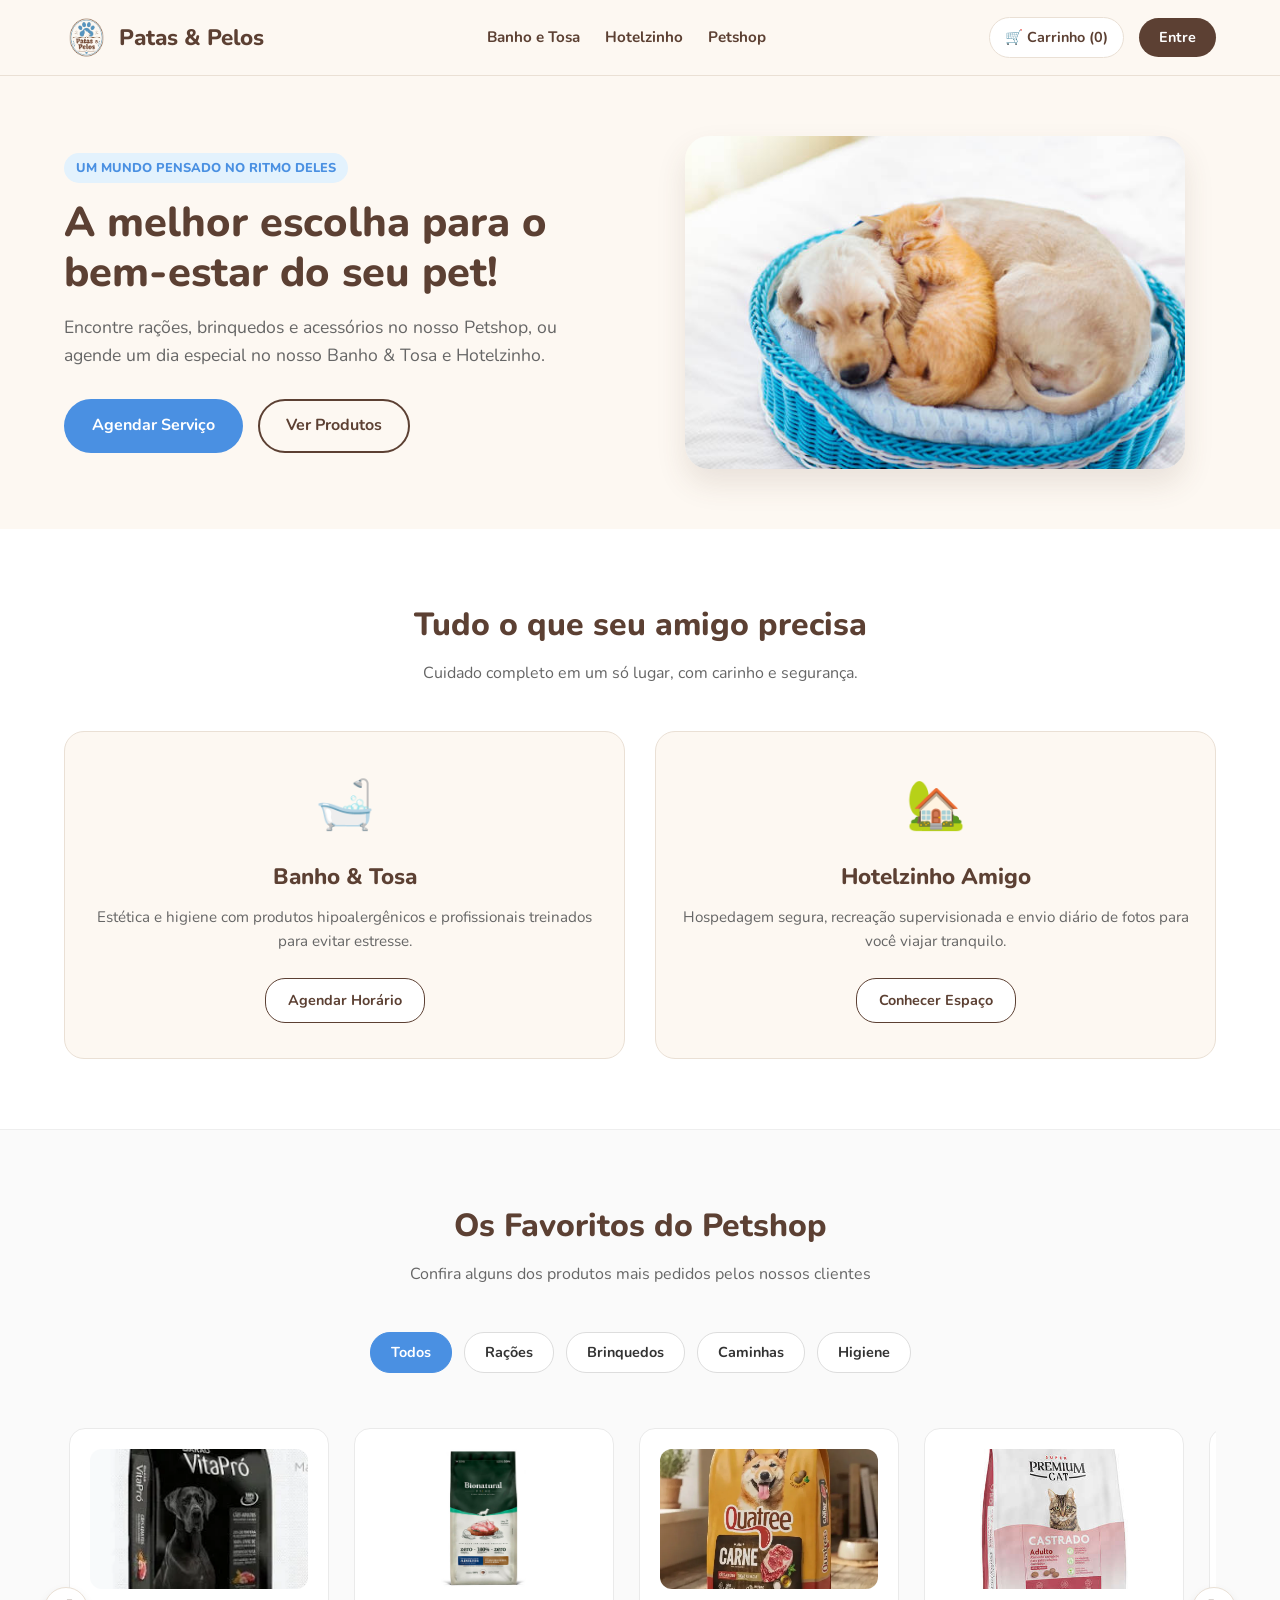
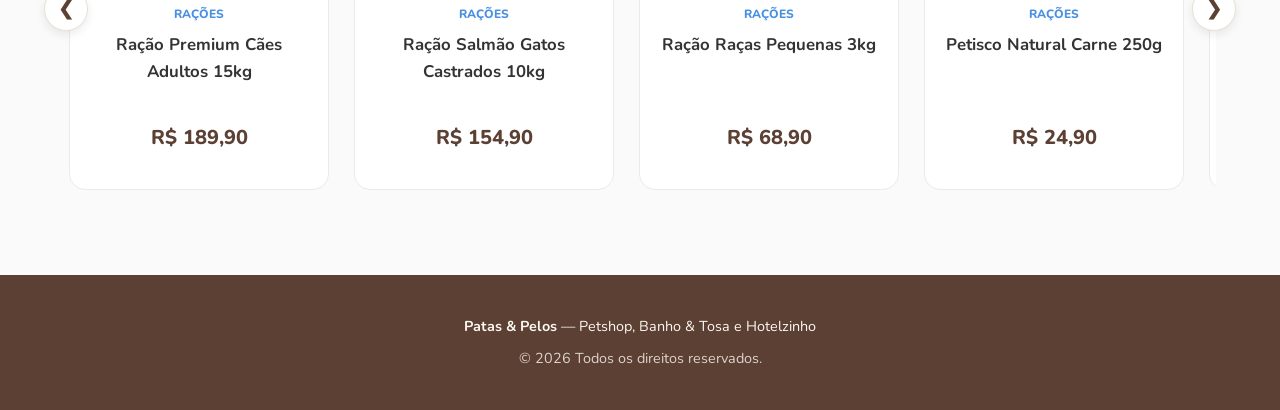
<file: index.html>
<!DOCTYPE html>
<html lang="pt-BR">
<head>
    <meta charset="UTF-8">
    <meta name="viewport" content="width=device-width, initial-scale=1.0">
    <title>Patas & Pelos - Petshop, Banho & Tosa e Hotelzinho</title>
    <!-- Importando fontes modernas do Google Fonts -->
    <link href="https://fonts.googleapis.com/css2?family=Nunito:wght@400;600;700;800&display=swap" rel="stylesheet">
    <!-- Conectando ao arquivo CSS externo -->
    <link rel="stylesheet" href="style.css">
</head>
<body>

    <!-- MENU SUPERIOR -->
    <header>
        <a href="index.html" class="logo">
            <div class="popplio">
                <img src="img/Logo_Patas___Pelos-removebg-preview.png" alt="Logo Patas e Pelos" style="height: 45px; width: auto;">
            </div>
            Patas & Pelos
        </a>

        <nav>
            <ul>
                <li><a href="banho.html">Banho e Tosa</a></li>
                <li><a href="hotelzinho.html">Hotelzinho</a></li>
                <li><a href="petshop.html">Petshop</a></li>
            </ul>
        </nav>

        <div class="header-actions">
            <a href="#carrinho" class="cart-btn">🛒 Carrinho (0)</a>
            <a href="entrar.html" class="btn-login">Entre</a>
        </div>
    </header>

    <!-- BANNER PRINCIPAL DIVIDIDO -->
    <section class="hero">
        <div class="hero-text">
            <span class="hero-tag">Um mundo pensado no ritmo deles</span>
            <h1>A melhor escolha para o bem-estar do seu pet!</h1>
            <p>Encontre rações, brinquedos e acessórios no nosso Petshop, ou agende um dia especial no nosso Banho & Tosa e Hotelzinho.</p>
            <div class="hero-buttons">
                <a href="#servicos" class="btn-primary">Agendar Serviço</a>
                <a href="#petshop" class="btn-secondary">Ver Produtos</a>
            </div>
        </div>
        <div class="hero-image">
            <img src="img/istockphoto-1171731668-612x612.jpg" alt="Cachorro e gato juntos">
        </div>
    </section>

    <!-- DESTAQUE DE SERVIÇOS -->
    <section id="servicos" class="pillars">
        <h2 class="section-title">Tudo o que seu amigo precisa</h2>
        <p class="section-subtitle">Cuidado completo em um só lugar, com carinho e segurança.</p>

        <div class="pillars-grid">
            <!-- Card 1 -->
            <div class="pillar-card">
                <div class="pillar-icon">🛁</div>
                <h3>Banho & Tosa</h3>
                <p>Estética e higiene com produtos hipoalergênicos e profissionais treinados para evitar estresse.</p>
                <a href="banho.html" class="btn-card">Agendar Horário</a>
            </div>

            <!-- Card 2 -->
            <div class="pillar-card">
                <div class="pillar-icon">🏡</div>
                <h3>Hotelzinho Amigo</h3>
                <p>Hospedagem segura, recreação supervisionada e envio diário de fotos para você viajar tranquilo.</p>
                <a href="hotelzinho.html" class="btn-card">Conhecer Espaço</a>
            </div>
        </div>
    </section>

    <!-- VITRINE DO PETSHOP -->
    <section id="petshop" class="shop-section">
        <div class="shop-header">
            <h2 class="section-title">Os Favoritos do Petshop</h2>
            <p class="section-subtitle">Confira alguns dos produtos mais pedidos pelos nossos clientes</p>
        </div>

        <!-- Filtro de Categorias -->
        <div class="categories-bar">
            <span class="cat-pill filter-btn active" data-filter="todos" aria-pressed="true">Todos</span>
            <span class="cat-pill filter-btn" data-filter="racoes" aria-pressed="false">Rações</span>
            <span class="cat-pill filter-btn" data-filter="brinquedos" aria-pressed="false">Brinquedos</span>
            <span class="cat-pill filter-btn" data-filter="caminhas" aria-pressed="false">Caminhas</span>
            <span class="cat-pill filter-btn" data-filter="higiene" aria-pressed="false">Higiene</span>
        </div>
       

        <!-- Aviso de Nenhum Produto Encontrado -->
        <div id="menuVazio" hidden style="text-align: center; padding: 30px; color: #666;">
            Nenhum produto encontrado nesta categoria.
        </div>

        <!-- Container do Carrossel -->
        <div class="carousel-wrapper">
            <button class="carousel-btn prev-btn" id="btnPrev" aria-label="Produtos anteriores">&#10094;</button>

            <!-- Grade de Produtos em Linha (4 por categoria) -->
            <div class="products-carousel" id="productsCarousel">
                
                <!-- RAÇÕES (4) -->
                 <!--produto 1-->
                <div class="product-card menu-item" data-cat="racoes">
                    <div>
                        <div class="product-img">
                            <img src="img/shopping.webp"Ração Premium Cães Adultos 15kg>
                        </div>
                        <span class="product-cat">Rações</span>
                        <h4>Ração Premium Cães Adultos 15kg</h4>
                    </div>
                    <div>
                        <div class="product-price">R$ 189,90</div>
                       
                    </div>
                </div>
                <!--produto 2-->
                <div class="product-card menu-item" data-cat="racoes">
                    <div>
                        <div class="product-img">
                            <img src="img/10001305000322_1731597454809.jpg"Ração Premium Cães Adultos 15kg>
                        </div>
                        <span class="product-cat">Rações</span>
                        <h4>Ração Salmão Gatos Castrados 10kg</h4>
                    </div>
                    <div>
                        <div class="product-price">R$ 154,90</div>
                        
                    </div>
                </div>
                <!--produto 3-->
                <div class="product-card menu-item" data-cat="racoes">
                    <div>
                        <div class="product-img">
                            <img src="img/D_Q_NP_819034-MLA117486278593_092026-F.webp"Ração Premium Cães Adultos 15kg>
                        </div>
                        <span class="product-cat">Rações</span>
                        <h4>Ração Raças Pequenas 3kg</h4>
                    </div>
                    <div>
                        <div class="product-price">R$ 68,90</div>
                        
                    </div>
                </div>
                <!--produto 4-->
                <div class="product-card menu-item" data-cat="racoes">
                    <div>
                        <div class="product-img">
                            <img src="img/3109559.jpg"Ração Premium Cães Adultos 15kg>
                        </div>
                        <span class="product-cat">Rações</span>
                        <h4>Petisco Natural Carne 250g</h4>
                    </div>
                    <div>
                        <div class="product-price">R$ 24,90</div>
                        
                    </div>
                </div>

                <!-- BRINQUEDOS (4) -->
                 <!--produto 1-->
                <div class="product-card menu-item" data-cat="brinquedos">
                    <div>
                        <div class="product-img">
                            <img src="img/1626455878614_mini-removebg-preview.png"Ração Premium Cães Adultos 15kg>
                        </div>
                        <span class="product-cat">Brinquedos</span>
                        <h4>Mordedor Interativo Resistente</h4>
                    </div>
                    <div>
                        <div class="product-price">R$ 34,90</div>
                        
                    </div>
                </div>
                <!--produto 2-->
                <div class="product-card menu-item" data-cat="brinquedos">
                    <div>
                        <div class="product-img">
                            <img src="img/20037080000928_1757014819978-removebg-preview.png"Ração Premium Cães Adultos 15kg>
                        </div>
                        <span class="product-cat">Brinquedos</span>
                        <h4>Brinquedo Caça Petisco Interativo</h4>
                    </div>
                    <div>
                        <div class="product-price">R$ 49,90</div>
                       
                    </div>
                </div>
                <!--produto 3-->
                <div class="product-card menu-item" data-cat="brinquedos">
                    <div>
                        <div class="product-img">
                            <img src="img/1619803113763-removebg-preview.png"Ração Premium Cães Adultos 15kg>
                        </div>
                        <span class="product-cat">Brinquedos</span>
                        <h4>Kit 3 Bolinhas de Tênis para Cães</h4>
                    </div>
                    <div>
                        <div class="product-price">R$ 19,90</div>
                        
                    </div>
                </div>
                <!--produto 4-->
                <div class="product-card menu-item" data-cat="brinquedos">
                    <div>
                        <div class="product-img">
                            <img src="img/20037080000932_1750100533442-removebg-preview.png"Ração Premium Cães Adultos 15kg>
                        </div>
                        <span class="product-cat">Brinquedos</span>
                        <h4>Brinquedo Pelúcia Ratinho com Catnip</h4>
                    </div>
                    <div>
                        <div class="product-price">R$ 15,90</div>
                    
                    </div>
                </div>

                <!-- CAMINHAS (4) -->
                 <!--produto 1-->
                <div class="product-card menu-item" data-cat="caminhas">
                    <div>
                        <div class="product-img">
                            <img src="img/51dUa-JCmEL._AC_SX679_-removebg-preview.png"Ração Premium Cães Adultos 15kg>
                        </div>
                        <span class="product-cat">Caminhas</span>
                        <h4>Caminha Nuvem Macia Lavável</h4>
                    </div>
                    <div>
                        <div class="product-price">R$ 119,00</div>
                     
                    </div>
                </div>
                <!--produto 2-->
                <div class="product-card menu-item" data-cat="caminhas">
                    <div>
                        <div class="product-img">
                            <img src="img/1635945592320-removebg-preview.png"Ração Premium Cães Adultos 15kg>
                        </div>
                        <span class="product-cat">Caminhas</span>
                        <h4>Colchão Ortopédico Tamanho G</h4>
                    </div>
                    <div>
                        <div class="product-price">R$ 189,00</div>
                   
                    </div>
                </div>
                <!--produto 3-->
                <div class="product-card menu-item" data-cat="caminhas">
                    <div>
                        <div class="product-img">
                            <img src="img/1638978363458-removebg-preview.png"Ração Premium Cães Adultos 15kg>
                        </div>
                        <span class="product-cat">Caminhas</span>
                        <h4>Toca Iglu Confort para Gatos</h4>
                    </div>
                    <div>
                        <div class="product-price">R$ 139,90</div>
                        
                    </div>
                </div>
                <!--produto 4-->
                <div class="product-card menu-item" data-cat="caminhas">
                    <div>
                        <div class="product-img">
                            <img src="img/1721678387792-removebg-preview.png"Ração Premium Cães Adultos 15kg>
                        </div>
                        <span class="product-cat">Caminhas</span>
                        <h4>Cama Spike Velvet Redonda Terra para Cães e Gatos</h4>
                    </div>
                    <div>
                        <div class="product-price">R$ 95,00</div>
                        
                    </div>
                </div>

                <!-- HIGIENE (4) -->
                 <!--produto 1-->
                <div class="product-card menu-item" data-cat="higiene">
                    <div>
                        <div class="product-img">
                            <img src="img/1721941284000-removebg-preview.png"Ração Premium Cães Adultos 15kg">
                        </div>
                        <span class="product-cat">Higiene</span>
                        <h4>Shampoo Neutro Hipoalergênico 500ml</h4>
                    </div>
                    <div>
                        <div class="product-price">R$ 29,90</div>
                        
                    </div>
                </div>
                <!--produto 2-->
                <div class="product-card menu-item" data-cat="higiene">
                    <div>
                        <div class="product-img">
                            <img src="img/1720725415371-removebg-preview.png" alt="Ração Premium Cães Adultos 15kg">
                        </div>
                        <span class="product-cat">Higiene</span>
                        <h4>Tapete Higiênico Super Absorvente 30un</h4>
                    </div>
                    <div>
                        <div class="product-price">R$ 54,90</div>
                       
                    </div>
                </div>
                <!--produto 3-->
                <div class="product-card menu-item" data-cat="higiene">
                    <div>
                        <div class="product-img">
                            <img src="img/1725999451511-removebg-preview.png" alt="Ração Premium Cães Adultos 15kg">
                        </div>
                        <span class="product-cat">Higiene</span>
                        <h4>Escova Remove Pelos Mortos</h4>
                    </div>
                    <div>
                        <div class="product-price">R$ 39,90</div>
                        
                    </div>
                </div>
                <!--produto 4-->
                <div class="product-card menu-item" data-cat="higiene">
                    <div>
                        <div class="product-img">
                            <img src="img/1589291282818-removebg-preview.png" alt="Ração Premium Cães Adultos 15kg">
                        </div>
                        <span class="product-cat">Higiene</span>
                        <h4>Kit Dental Pet (Pasta + Escova)</h4>
                    </div>
                    <div>
                        <div class="product-price">R$ 25,90</div>
                        
                    </div>
                </div>

            </div>

            <button class="carousel-btn next-btn" id="btnNext" aria-label="Próximos produtos">&#10095;</button>
        </div>
    </section>
    

    <!-- RODAPÉ -->
    <footer>
        <p><strong>Patas & Pelos</strong> — Petshop, Banho & Tosa e Hotelzinho</p>
        <p class="footer-copy">© 2026 Todos os direitos reservados.</p>
    </footer>

    <!-- SCRIPT EXTERNO -->
    <script src="home.js"></script>

</body>
</html>
</file>
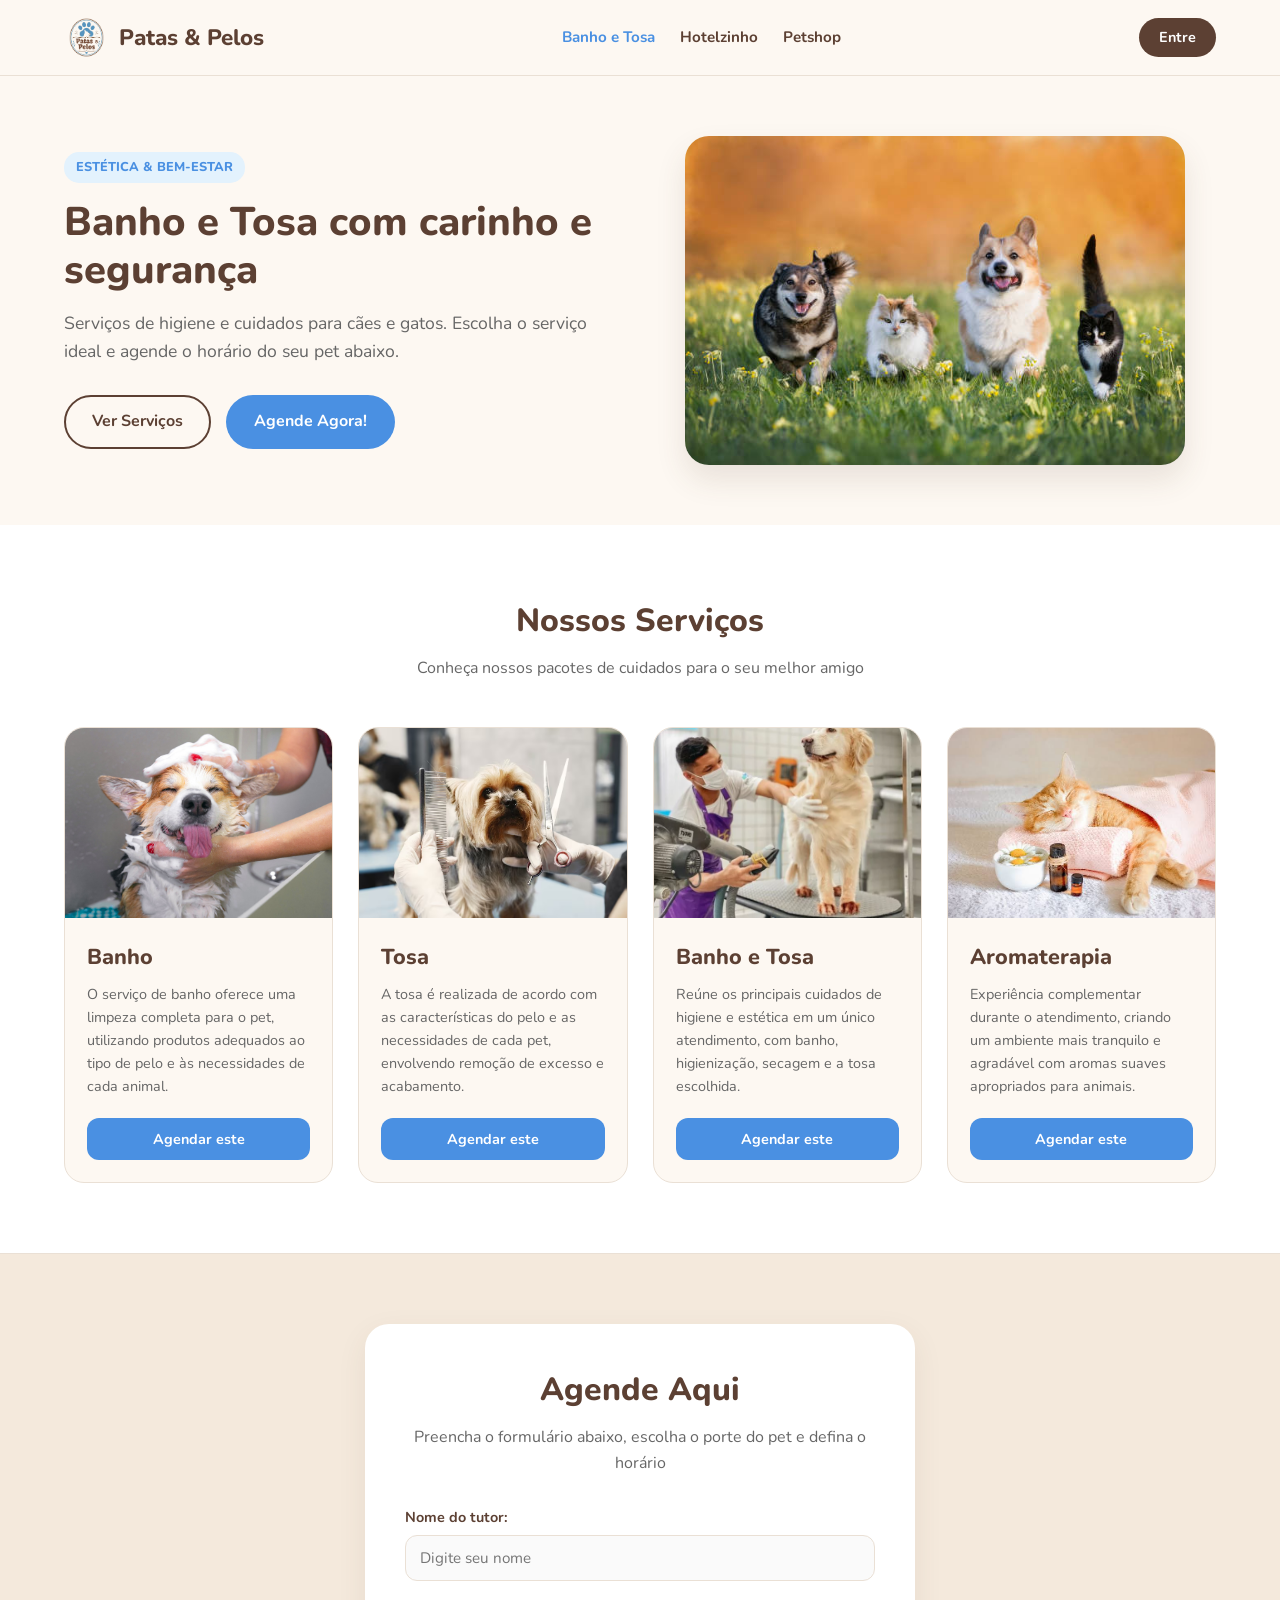
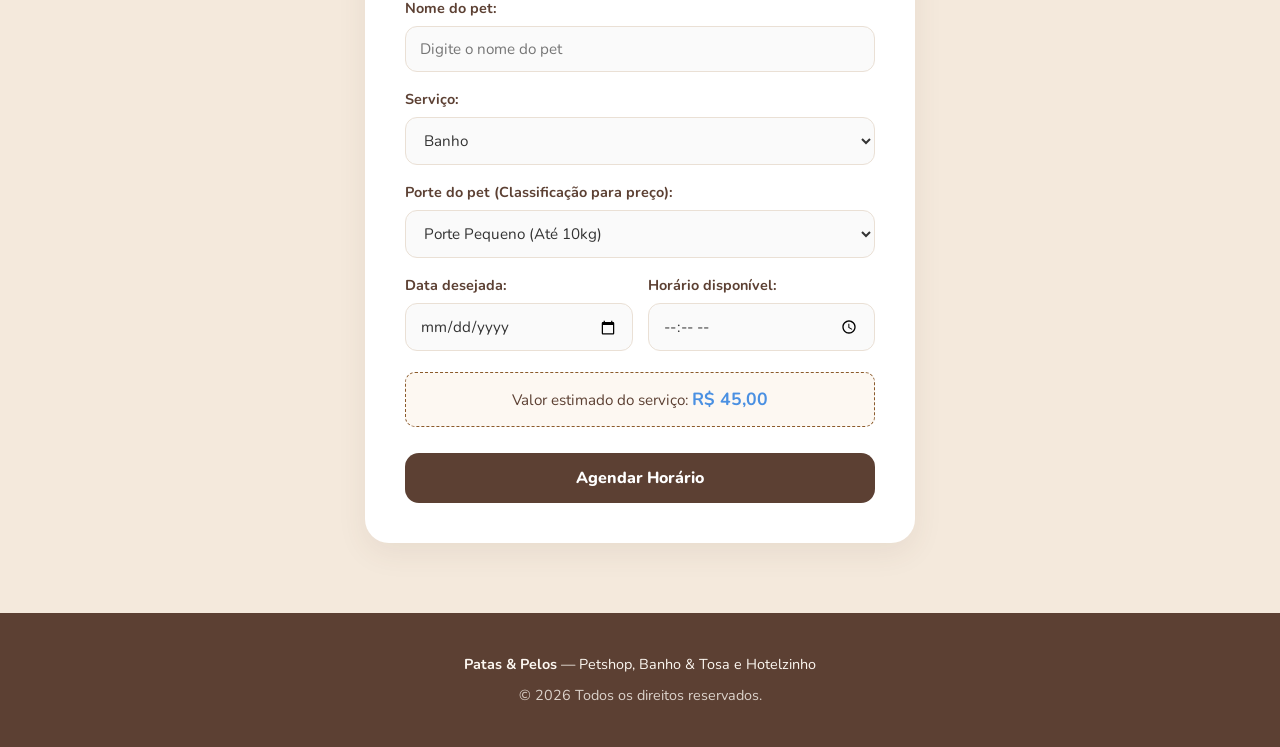
<file: banho.html>
<!DOCTYPE html>
<html lang="pt-BR">

<head>
    <meta charset="UTF-8">
    <meta name="viewport" content="width=device-width, initial-scale=1.0">
    <title>Patas & Pelos - Banho e Tosa</title>
    <link href="https://fonts.googleapis.com/css2?family=Nunito:wght@400;600;700;800&display=swap" rel="stylesheet">
    <link rel="stylesheet" href="banho.css">
</head>

<body>

    <!-- MENU SUPERIOR -->
    <header>
        <a href="index.html" class="logo">
            <div class="popplio">
                <img src="img/Logo_Patas___Pelos-removebg-preview.png" alt="Logo Patas e Pelos" style="height: 45px; width: auto;">
            </div>
            Patas & Pelos
        </a>

        <nav>
            <ul>
                <li><a href="banho.html" class="active-link">Banho e Tosa</a></li>
                <li><a href="hotelzinho.html">Hotelzinho</a></li>
                <li><a href="petshop.html">Petshop</a></li>
            </ul>
        </nav>

        <div class="header-actions">
            <a href="entrar.html" class="btn-login">Entre</a>
        </div>
    </header>

    <main>
        <!-- BANNER -->
        <section class="hero-banho">
            <div class="hero-text">
                <span class="hero-tag">Estética & Bem-estar</span>
                <h1>Banho e Tosa com carinho e segurança</h1>
                <p>Serviços de higiene e cuidados para cães e gatos. Escolha o serviço ideal e agende o horário do seu pet abaixo.</p>
                <div class="hero-buttons">
                    <a href="#servicos-lista" class="btn-secondary">Ver Serviços</a>
                    <a href="#agendamento" class="btn-primary">Agende Agora!</a>
                </div>
            </div>
            <div class="hero-image">
                <img src="img/istockphoto-1845512061-612x612.jpg" alt="Cães e gatos correndo juntos">
            </div>
        </section>

        <!-- LISTA DE SERVIÇOS -->
        <section id="servicos-lista" class="services-section">
            <h2 class="section-title">Nossos Serviços</h2>
            <p class="section-subtitle">Conheça nossos pacotes de cuidados para o seu melhor amigo</p>

            <div class="services-grid">
                <!-- Card 1 -->
                <article class="service-card">
                    <div class="service-img-box">
                        <img src="img/shutterstock_1569883195.jpg" alt="Banho">
                    </div>
                    <div class="service-content">
                        <h3>Banho</h3>
                        <p>O serviço de banho oferece uma limpeza completa para o pet, utilizando produtos adequados ao tipo de pelo e às necessidades de cada animal.</p>
                        <button type="button" class="btn-select-service" data-servico="banho">Agendar este</button>
                    </div>
                </article>

                <!-- Card 2 -->
                <article class="service-card">
                    <div class="service-img-box">
                        <img src="img/mulher-tosquia-um-cachorro-cachorro-sentado-no-sofa-raca-yorkshire-terrier_1157-46558.avif" alt="Tosa">
                    </div>
                    <div class="service-content">
                        <h3>Tosa</h3>
                        <p>A tosa é realizada de acordo com as características do pelo e as necessidades de cada pet, envolvendo remoção de excesso e acabamento.</p>
                        <button type="button" class="btn-select-service" data-servico="tosa">Agendar este</button>
                    </div>
                </article>

                <!-- Card 3 -->
                <article class="service-card">
                    <div class="service-img-box">
                        <img src="img/banho-e-tosa.webp" alt="Banho e Tosa">
                    </div>
                    <div class="service-content">
                        <h3>Banho e Tosa</h3>
                        <p>Reúne os principais cuidados de higiene e estética em um único atendimento, com banho, higienização, secagem e a tosa escolhida.</p>
                        <button type="button" class="btn-select-service" data-servico="banho-e-tosa">Agendar este</button>
                    </div>
                </article>

                <!-- Card 4 -->
                <article class="service-card">
                    <div class="service-img-box">
                        <img src="img/images.jpg" alt="Aromaterapia">
                    </div>
                    <div class="service-content">
                        <h3>Aromaterapia</h3>
                        <p>Experiência complementar durante o atendimento, criando um ambiente mais tranquilo e agradável com aromas suaves apropriados para animais.</p>
                        <button type="button" class="btn-select-service" data-servico="aromaterapia">Agendar este</button>
                    </div>
                </article>
            </div>
        </section>

        <!-- FORMULÁRIO DE AGENDAMENTO COM CLASSIFICAÇÃO DE PORTE E PREÇOS -->
        <section id="agendamento" class="booking-section">
            <div class="booking-container">
                <h2 class="section-title">Agende Aqui</h2>
                <p class="section-subtitle">Preencha o formulário abaixo, escolha o porte do pet e defina o horário</p>

                <form id="formAgendamento" class="booking-form">
                    
                    <div class="form-group">
                        <label for="nome-tutor">Nome do tutor:</label>
                        <input type="text" id="nome-tutor" name="nome-tutor" placeholder="Digite seu nome" required>
                    </div>

                    <div class="form-group">
                        <label for="nome-pet">Nome do pet:</label>
                        <input type="text" id="nome-pet" name="nome-pet" placeholder="Digite o nome do pet" required>
                    </div>

                    <div class="form-group">
                        <label for="servico">Serviço:</label>
                        <select id="servico" name="servico" required>
                            <option value="banho">Banho</option>
                            <option value="tosa">Tosa</option>
                            <option value="banho-e-tosa">Banho e Tosa</option>
                            <option value="aromaterapia">Aromaterapia</option>
                        </select>
                    </div>

                    <!-- CAMPO DE PORTE PARA DEFINIR O PREÇO -->
                    <div class="form-group">
                        <label for="porte">Porte do pet (Classificação para preço):</label>
                        <select id="porte" name="porte" required>
                            <option value="pequeno">Porte Pequeno (Até 10kg)</option>
                            <option value="medio">Porte Médio (10kg a 25kg)</option>
                            <option value="grande">Porte Grande (Acima de 25kg)</option>
                        </select>
                    </div>

                    <div class="form-row">
                        <div class="form-group">
                            <label for="data">Data desejada:</label>
                            <input type="date" id="data" name="data" required>
                        </div>

                        <div class="form-group">
                            <label for="horario">Horário disponível:</label>
                            <input type="time" id="horario" name="horario" required>
                        </div>
                    </div>

                    <!-- CAIXA DE EXIBIÇÃO DO VALOR ESTIMADO -->
                    <div id="precoEstimadoBox" class="price-estimate-box">
                        Valor estimado do serviço: <strong id="valorServico">R$ 45,00</strong>
                    </div>

                    <button type="submit" class="btn-submit">
                        Agendar Horário
                    </button>

                </form>

                <div id="mensagemConfirmacao" class="confirmation-box" hidden></div>
            </div>
        </section>

    </main>

    <!-- RODAPÉ -->
    <footer>
        <p><strong>Patas & Pelos</strong> — Petshop, Banho & Tosa e Hotelzinho</p>
        <p class="footer-copy">© 2026 Todos os direitos reservados.</p>
    </footer>

    <!-- SCRIPT DA PÁGINA -->
    <script src="banho.js"></script>
</body>

</html>
</file>
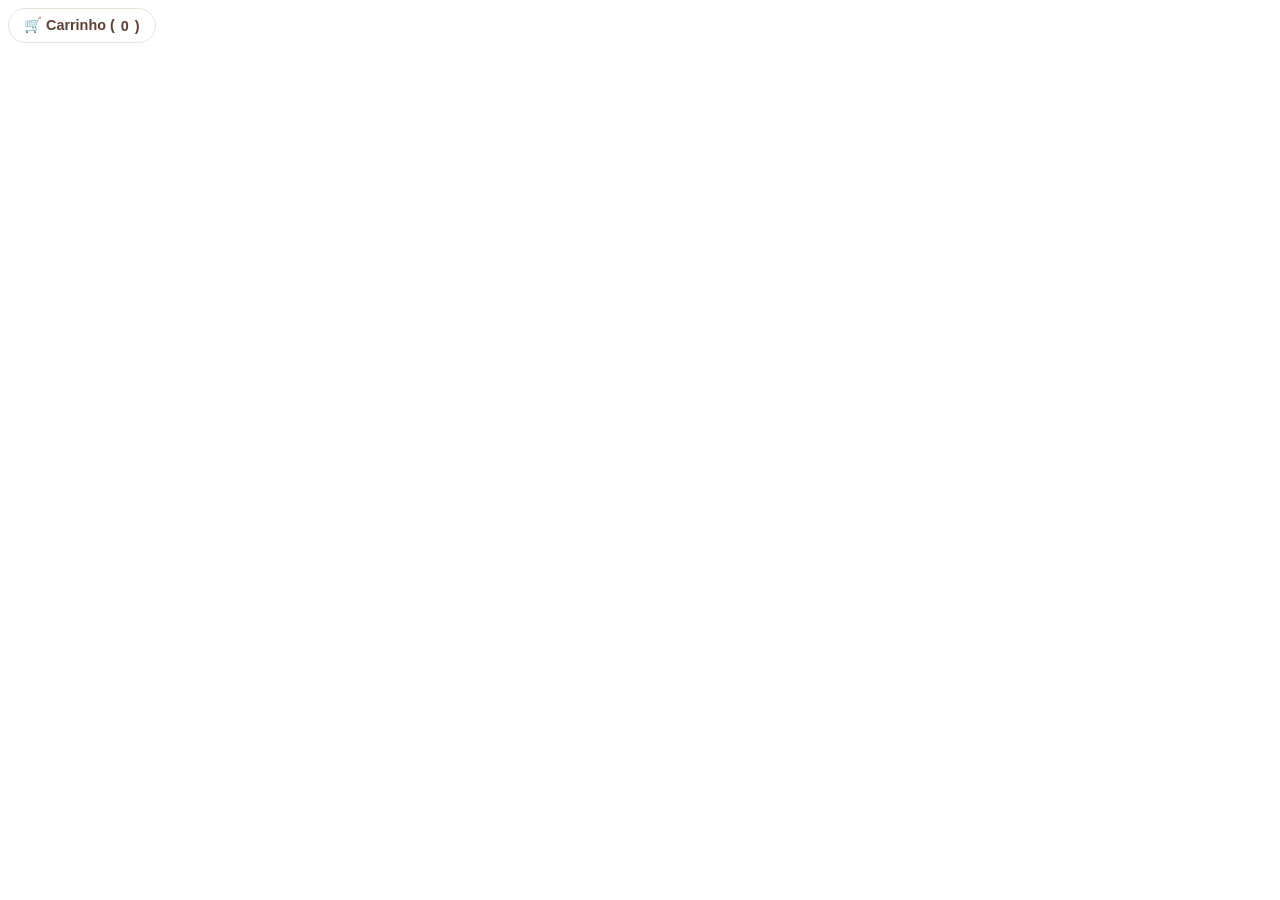
<file: carrinho.html>
<!DOCTYPE html>
<html lang="en">
<head>
    <meta charset="UTF-8">
    <meta name="viewport" content="width=device-width, initial-scale=1.0">
    <link rel="stylesheet" href="carrinho.css">
    <title>Document</title>
</head>
<body>
    <!-- 1. BOTÃO FLUTUANTE QUE ABRE O CARRINHO -->
    <button id="cart-btn" class="cart-btn" onclick="toggleCart()">
        🛒 Carrinho (<span id="cart-count">0</span>)
    </button>

    <!-- 2. GAVETA LATERAL DO CARRINHO (COMPARTILHADA) -->
    <aside id="cart-sidebar" class="cart-sidebar">
        <div class="cart-header">
            <h2>🛒 Seu Carrinho</h2>
            <button class="close-btn" onclick="toggleCart()">&times;</button>
        </div>

        <div id="cart-items" class="cart-items">
            <!-- Os itens de qualquer página aparecem aqui automaticamente -->
        </div>

        <div class="cart-footer">
            <div class="payment-box">
                <label for="forma-pagamento">Forma de Pagamento:</label>
                <select id="forma-pagamento">
                    <option value="PIX (5% de desconto na loja)">PIX</option>
                    <option value="Cartão de Crédito">Cartão de Crédito</option>
                    <option value="Cartão de Débito">Cartão de Débito</option>
                    <option value="Dinheiro no local">Dinheiro no local</option>
                </select>
            </div>

            <div class="cart-total">
                <span>Total Acumulado:</span>
                <span id="cart-total-price">R$ 0,00</span>
            </div>

            <button class="checkout-btn" onclick="confirmarPedido()">Confirmar Pedido</button>
            <div id="pedido-status" class="pedido-status" hidden></div>
        </div>
    </aside>

    <div id="cart-overlay" class="cart-overlay" onclick="toggleCart()"></div>

    <!-- 3. SCRIPT GLOBAL DO CARRINHO -->
    <script src="carrinho.js"></script>
</body>
</html>
</file>
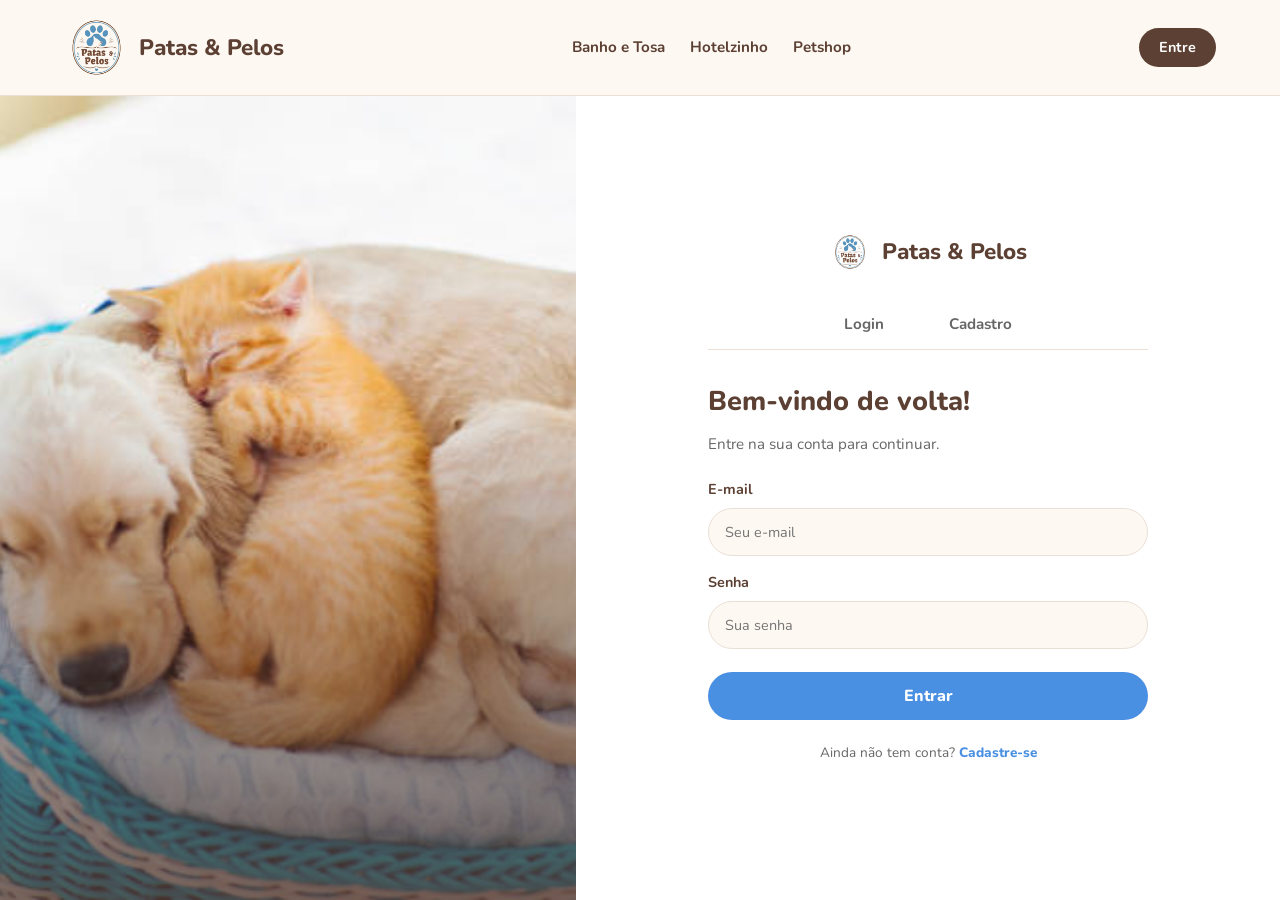
<file: entrar.html>
<!DOCTYPE html>
<html lang="pt-BR">

<head>
    <meta charset="UTF-8">
    <meta name="viewport" content="width=device-width, initial-scale=1.0">

    <title>Entre | Patas & Pelos</title>

    <link rel="stylesheet" href="entrar.css">

    <link rel="preconnect" href="https://fonts.googleapis.com">
    <link rel="preconnect" href="https://fonts.gstatic.com" crossorigin>
    <link href="https://fonts.googleapis.com/css2?family=Nunito:wght@400;600;700;800&display=swap" rel="stylesheet">
</head>

<body>

    <!-- CABEÇALHO -->
    <header>
        <a href="index.html" class="logo">
            <div class="popplio">
                <img src="img/Logo_Patas___Pelos-removebg-preview.png"
                     alt="Logo Patas e Pelos">
            </div>

            Patas & Pelos
        </a>

        <nav>
            <ul>
                <li><a href="banho.html">Banho e Tosa</a></li>
                <li><a href="hotelzinho.html">Hotelzinho</a></li>
                <li><a href="petshop.html">Petshop</a></li>
            </ul>
        </nav>

        <div class="header-actions">
            <a href="entrar.html" class="btn-login">Entre</a>
        </div>
    </header>

    <!-- CONTEÚDO PRINCIPAL -->
    <main class="container">

        <!-- IMAGEM LATERAL -->
        <section class="lateral">


        </section>

        <!-- ÁREA DOS FORMULÁRIOS -->
        <section class="conteudo">

            <div class="formulario">

                <!-- LOGO -->
                <div class="marca">
                    <img src="img/Logo_Patas___Pelos-removebg-preview.png"
                         alt="Logo Patas e Pelos">

                    <h2>Patas & Pelos</h2>
                </div>

                <!-- ABAS -->
                <div class="abas">

                    <button type="button" id="abaLogin"
                        onclick="mostrarLogin()">
                        Login
                    </button>

                    <button type="button" id="abaCadastro"
                            onclick="mostrarCadastro()">
                        Cadastro
                    </button>

                </div>

                <!-- FORMULÁRIO DE LOGIN -->
                <form id="formLogin" onsubmit="entrar(event)">

                    <h1>Bem-vindo de volta!</h1>

                    <p>Entre na sua conta para continuar.</p>

                    <label for="emailLogin">E-mail</label>
                    <input type="email"
                           id="emailLogin"
                           placeholder="Seu e-mail"
                           required>

                    <label for="senhaLogin">Senha</label>
                    <input type="password"
                           id="senhaLogin"
                           placeholder="Sua senha"
                           required>

                    <button type="submit" class="botao">
                        Entrar
                    </button>

                    <div class="alternativa">
                        Ainda não tem conta?

                        <a href="#" onclick="mostrarCadastro(); return false;">
                            Cadastre-se
                        </a>
                    </div>

                </form>

                <!-- FORMULÁRIO DE CADASTRO -->
                <form id="formCadastro"
                      class="escondido"
                      action="cadastro.php"
                      method="POST"
                      onsubmit="return validarCadastro()">

                    <h1>Crie sua conta!</h1>

                    <p>Cadastre-se para aproveitar nossos serviços.</p>

                    <label for="nome">Nome completo</label>
                    <input type="text"
                           id="nome"
                           name="nome"
                           placeholder="Seu nome"
                           required>

                    <label for="email">E-mail</label>
                    <input type="email"
                           id="email"
                           name="email"
                           placeholder="Seu e-mail"
                           required>

                    <label for="telefone">Telefone</label>
                    <input type="tel"
                           id="telefone"
                           name="telefone"
                           placeholder="(00) 00000-0000"
                           required>

                    <label for="pet">Nome do seu pet</label>
                    <input type="text"
                           id="pet"
                           name="pet"
                           placeholder="Nome do seu animal"
                           required>

                    <label for="senha">Senha</label>
                    <input type="password"
                           id="senha"
                           name="senha"
                           placeholder="Crie uma senha"
                           required>

                    <label for="confirmar">Confirmar senha</label>
                    <input type="password"
                           id="confirmar"
                           placeholder="Digite a senha novamente"
                           required>

                    <button type="submit" class="botao">
                        Criar conta
                    </button>

                    <div class="alternativa">
                        Já possui uma conta?

                        <a href="#" onclick="mostrarLogin(); return false;">
                            Faça login
                        </a>
                    </div>

                </form>

            </div>

        </section>

    </main>

    <!-- JAVASCRIPT -->
    <script src="entrar.js"></script>

</body>
</html>
</file>
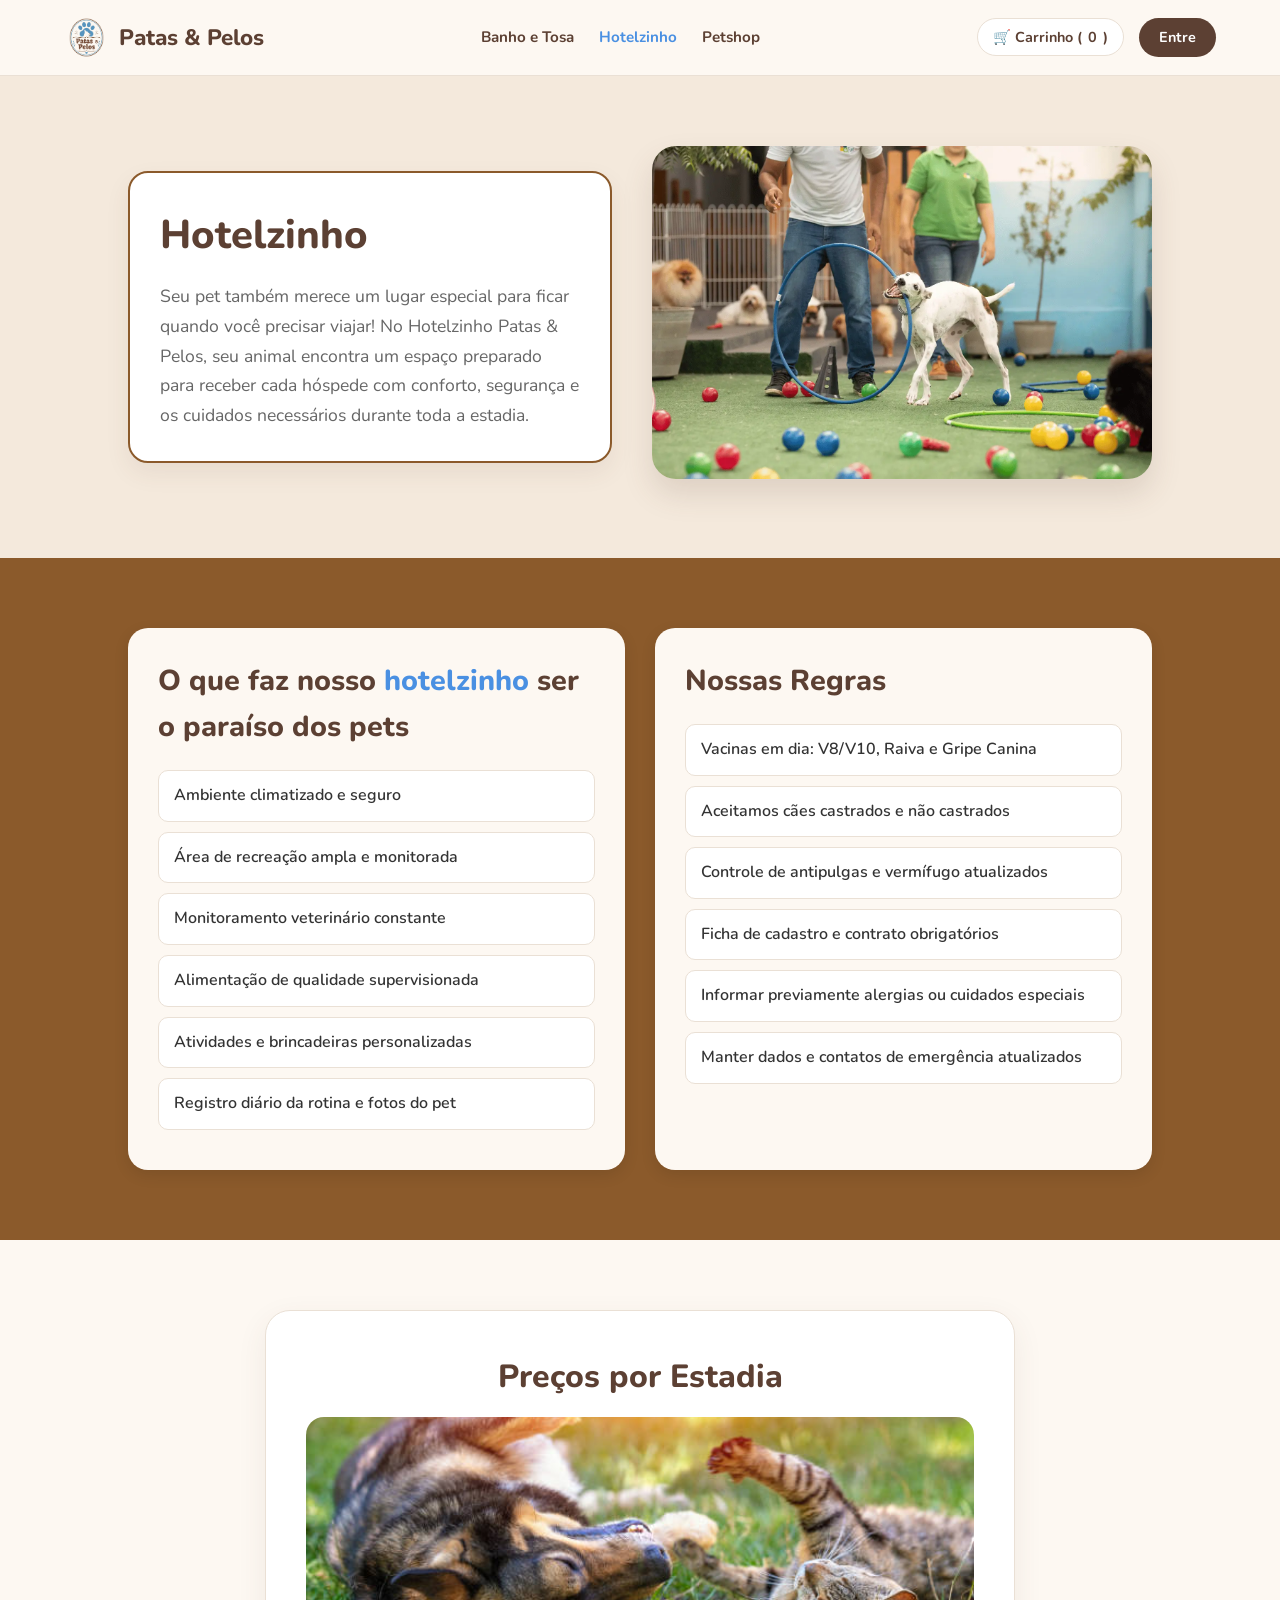
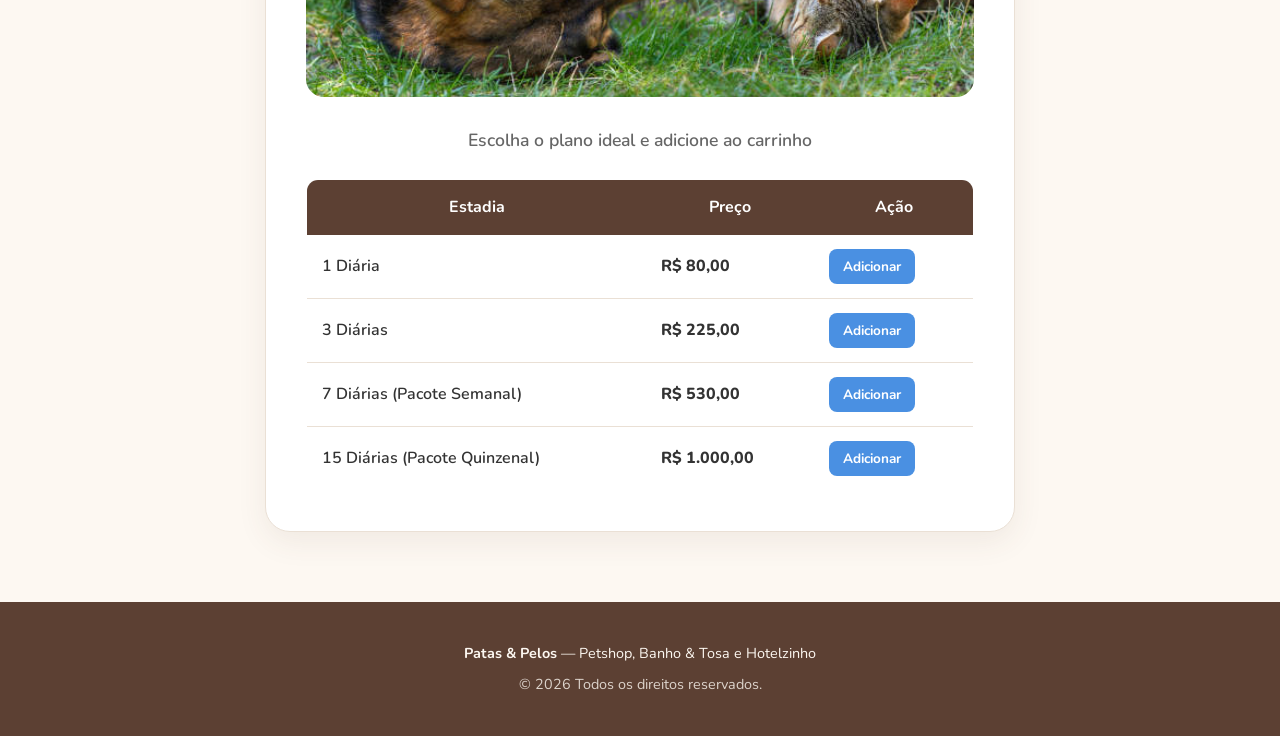
<file: hotelzinho.html>
<!DOCTYPE html>
<html lang="pt-BR">

<head>
    <meta charset="UTF-8">
    <meta name="viewport" content="width=device-width, initial-scale=1.0">
    <title>Patas & Pelos - Hotelzinho</title>
    <!-- Fonte padrão Nunito -->
    <link href="https://fonts.googleapis.com/css2?family=Nunito:wght@400;600;700;800&display=swap" rel="stylesheet">
    <link rel="stylesheet" href="hotelzinho.css">
    <link rel="stylesheet" href="carrinho.css">
</head>

<body>

    <!-- MENU SUPERIOR PADRONIZADO -->
    <header>
        <a href="index.html" class="logo">
            <div class="popplio">
                <img src="img/Logo_Patas___Pelos-removebg-preview.png" alt="Logo Patas e Pelos" style="height: 45px; width: auto;">
            </div>
            Patas & Pelos
        </a>

        <nav>
            <ul>
                <li><a href="banho.html">Banho e Tosa</a></li>
                <li><a href="hotelzinho.html" class="active-link">Hotelzinho</a></li>
                <li><a href="petshop.html">Petshop</a></li>
            </ul>
        </nav>

        <div class="header-actions">
            <!-- Botão flutuante do carrinho unificado -->
            <button id="cart-btn" class="cart-btn" onclick="toggleCart()">
                🛒 Carrinho (<span id="cart-count">0</span>)
            </button>
            <a href="entrar.html" class="btn-login">Entre</a>
        </div>
    </header>

    <main>
        <!-- SEÇÃO APRESENTAÇÃO (HERO) -->
        <section class="nihilego">
            <article class="steene">
                <h1>Hotelzinho</h1>
                <p>
                    Seu pet também merece um lugar especial para ficar quando você precisar viajar! 
                    No Hotelzinho Patas & Pelos, seu animal encontra um espaço preparado para receber cada hóspede com conforto, segurança e os cuidados necessários durante toda a estadia.
                </p>
            </article>
            <div class="hero-img-box">
                <img src="img/Como-montar-um-hotel-para-cachorro.png.webp" alt="Cachorro aproveitando o hotel">
            </div>
        </section>

        <!-- SEÇÃO DE BENEFÍCIOS E REGRAS -->
        <section class="cosmog">
            <article class="cosmoem">
                <div class="lunala">
                    <h1>O que faz nosso <span>hotelzinho</span> ser o paraíso dos pets</h1>
                    <ul>
                        <li>Ambiente climatizado e seguro</li>
                        <li>Área de recreação ampla e monitorada</li>
                        <li>Monitoramento veterinário constante</li>
                        <li>Alimentação de qualidade supervisionada</li>
                        <li>Atividades e brincadeiras personalizadas</li>
                        <li>Registro diário da rotina e fotos do pet</li>
                    </ul>
                </div>
            </article>

            <article class="cosmoem">
                <div class="lunala">
                    <h2>Nossas Regras</h2>
                    <ul>
                        <li>Vacinas em dia: V8/V10, Raiva e Gripe Canina</li>
                        <li>Aceitamos cães castrados e não castrados</li>
                        <li>Controle de antipulgas e vermífugo atualizados</li>
                        <li>Ficha de cadastro e contrato obrigatórios</li>
                        <li>Informar previamente alergias ou cuidados especiais</li>
                        <li>Manter dados e contatos de emergência atualizados</li>
                    </ul>
                </div>
            </article>
        </section>

        <!-- SEÇÃO DE PREÇOS POR ESTADIA (COM BOTÕES PARA O CARRINHO) -->
        <section class="necrozma">
            <article class="solgaleo">
                <h1>Preços por Estadia</h1>
                <img src="img/istockphoto-1250394360-612x612.jpg" alt="Cachorro e gato brincando na grama">
                <h2>Escolha o plano ideal e adicione ao carrinho</h2>
                
                <table class="price-table">
                    <thead>
                        <tr>
                            <th>Estadia</th>
                            <th>Preço</th>
                            <th>Ação</th>
                        </tr>
                    </thead>
                    <tbody>
                        <tr>
                            <td>1 Diária</td>
                            <td class="price-val">R$ 80,00</td>
                            <td><button type="button" class="btn-add-mini" onclick="adicionarAoCarrinho('Hotelzinho - 1 Diária', 80.00)">Adicionar</button></td>
                        </tr>
                        <tr>
                            <td>3 Diárias</td>
                            <td class="price-val">R$ 225,00</td>
                            <td><button type="button" class="btn-add-mini" onclick="adicionarAoCarrinho('Hotelzinho - 3 Diárias', 225.00)">Adicionar</button></td>
                        </tr>
                        <tr>
                            <td>7 Diárias (Pacote Semanal)</td>
                            <td class="price-val">R$ 530,00</td>
                            <td><button type="button" class="btn-add-mini" onclick="adicionarAoCarrinho('Hotelzinho - 7 Diárias', 530.00)">Adicionar</button></td>
                        </tr>
                        <tr>
                            <td>15 Diárias (Pacote Quinzenal)</td>
                            <td class="price-val">R$ 1.000,00</td>
                            <td><button type="button" class="btn-add-mini" onclick="adicionarAoCarrinho('Hotelzinho - 15 Diárias', 1000.00)">Adicionar</button></td>
                        </tr>
                    </tbody>
                </table>
            </article>
        </section>
    </main>

    <!-- SIDEBAR DO CARRINHO GLOBAL (COMPARTILHADO) -->
    <aside id="cart-sidebar" class="cart-sidebar">
        <div class="cart-header">
            <h2>🛒 Seu Carrinho</h2>
            <button class="close-btn" onclick="toggleCart()">&times;</button>
        </div>

        <div id="cart-items" class="cart-items">
            <!-- Itens inseridos dinamicamente -->
        </div>

        <div class="cart-footer">
            <div class="payment-box">
                <label for="forma-pagamento">Forma de Pagamento:</label>
                <select id="forma-pagamento">
                    <option value="PIX (5% de desconto)">PIX</option>
                    <option value="Cartão de Crédito">Cartão de Crédito</option>
                    <option value="Cartão de Débito">Cartão de Débito</option>
                    <option value="Dinheiro no local">Dinheiro no local</option>
                </select>
            </div>

            <div class="cart-total">
                <span>Total Acumulado:</span>
                <span id="cart-total-price">R$ 0,00</span>
            </div>

            <button class="checkout-btn" onclick="confirmarPedido()">Confirmar Pedido</button>
            <div id="pedido-status" class="pedido-status" hidden></div>
        </div>
    </aside>

    <div id="cart-overlay" class="cart-overlay" onclick="toggleCart()"></div>

    <!-- RODAPÉ -->
    <footer>
        <p><strong>Patas & Pelos</strong> — Petshop, Banho & Tosa e Hotelzinho</p>
        <p class="footer-copy">© 2026 Todos os direitos reservados.</p>
    </footer>

    <!-- SCRIPTS -->
    <script src="carrinho.js"></script>
    <script src="hotelzinho.js"></script>
</body>

</html>
</file>
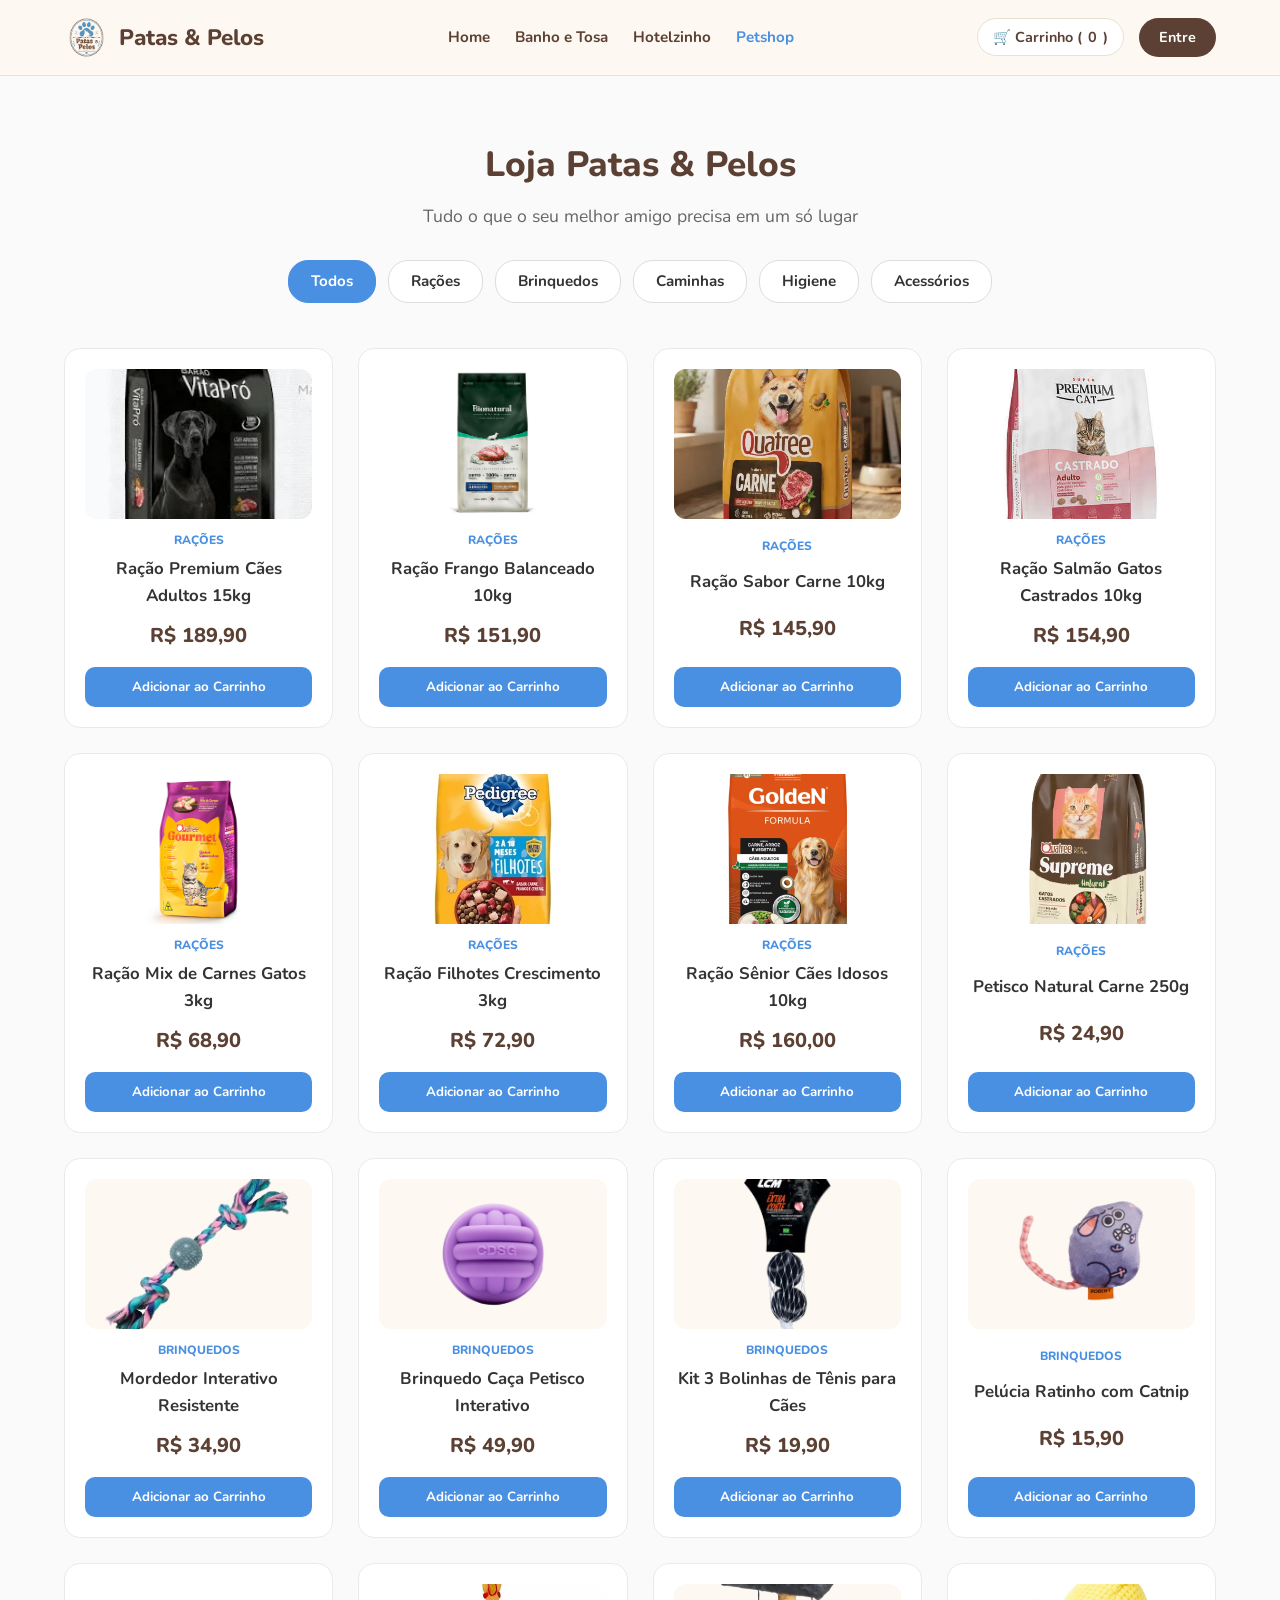
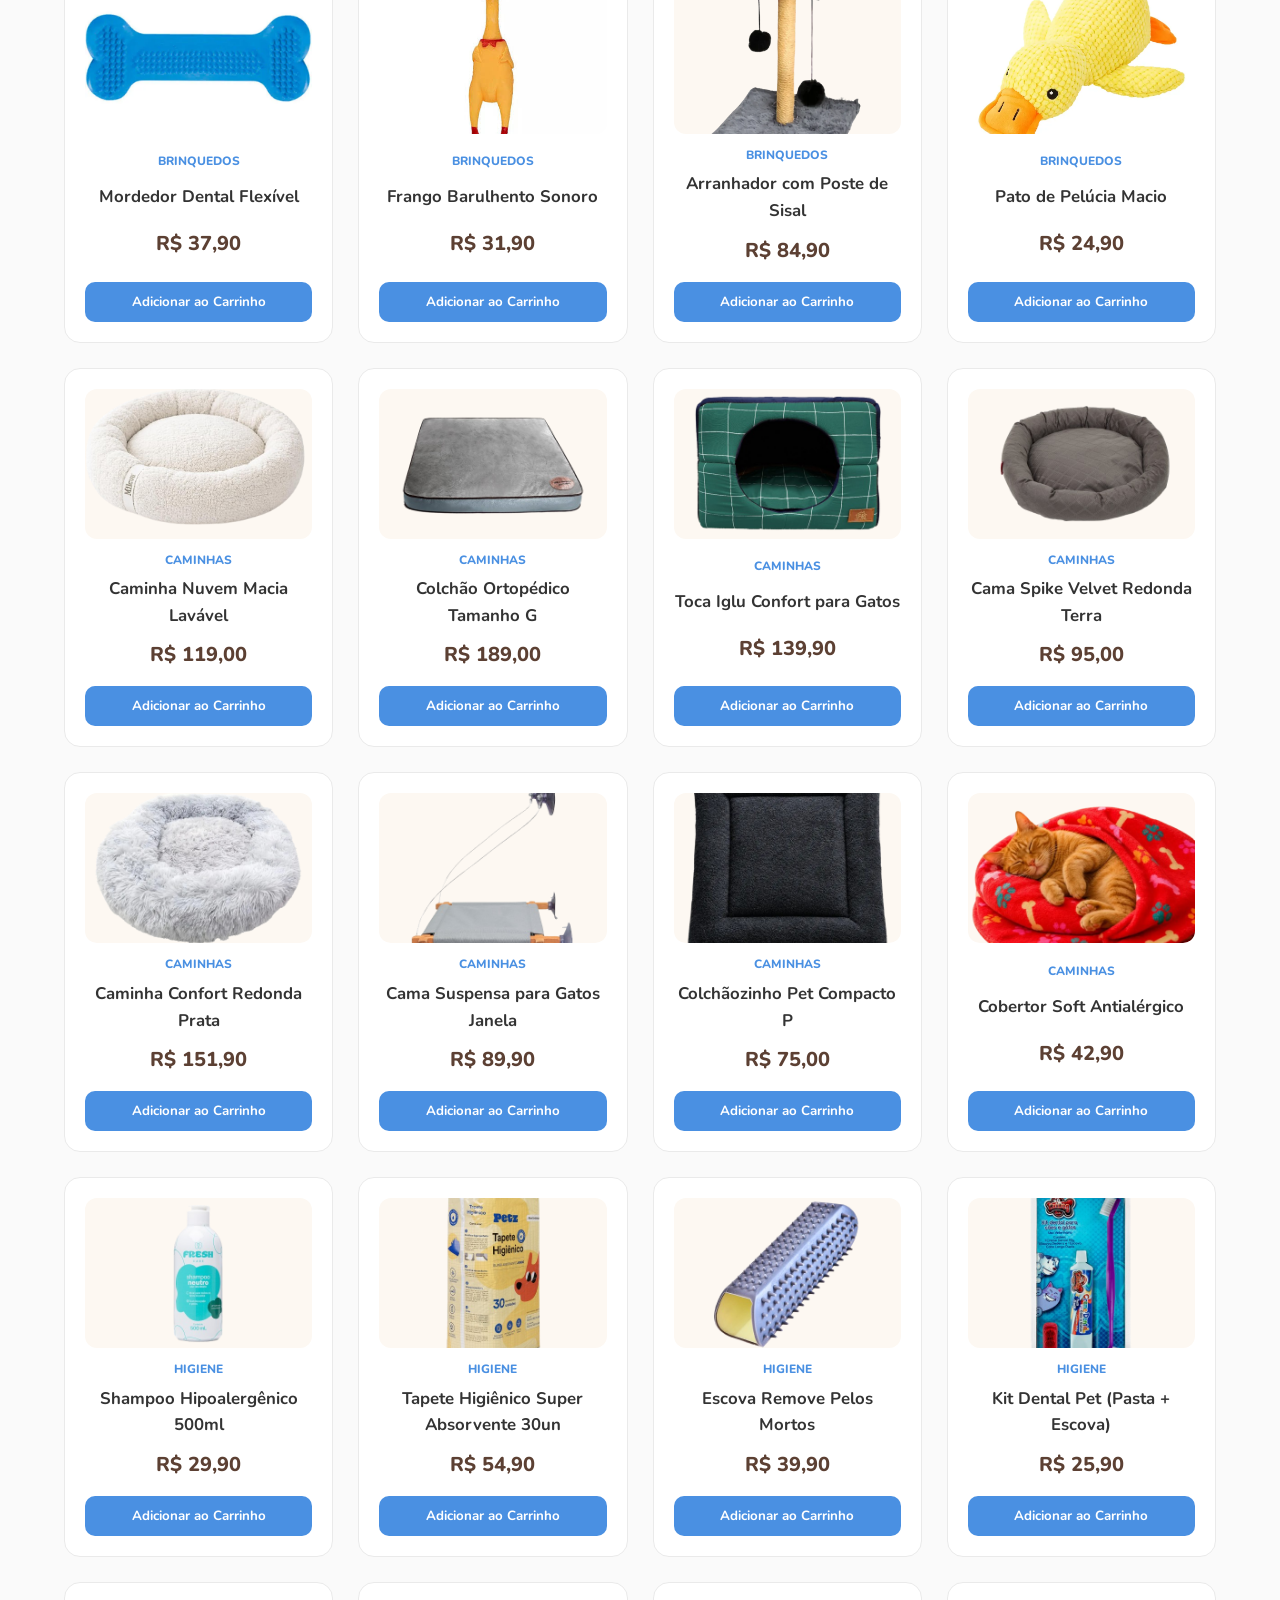
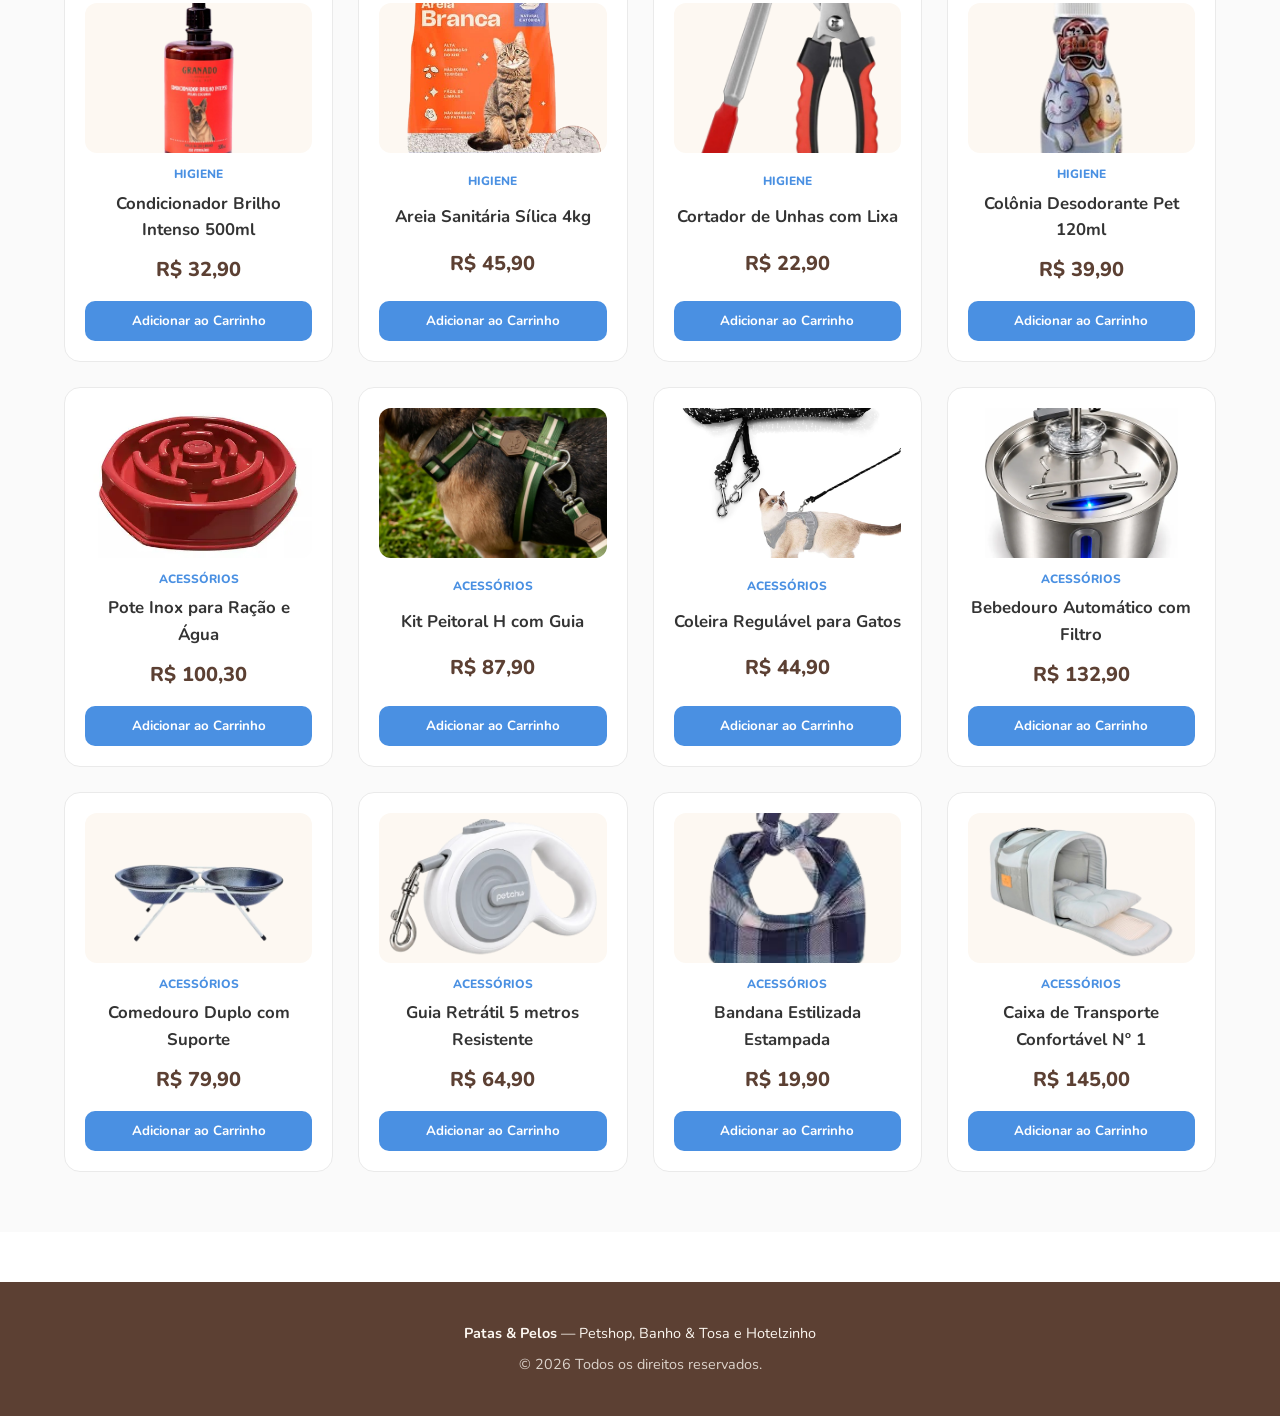
<file: petshop.html>
<!DOCTYPE html>
<html lang="pt-BR">

<head>
    <meta charset="UTF-8">
    <meta name="viewport" content="width=device-width, initial-scale=1.0">
    <title>Patas & Pelos - Petshop</title>
    <!-- Fonte padrão Nunito -->
    <link href="https://fonts.googleapis.com/css2?family=Nunito:wght@400;600;700;800&display=swap" rel="stylesheet">
    <link rel="stylesheet" href="petshop.css">
    <link rel="stylesheet" href="carrinho.css">
</head>

<body>

    <!-- MENU SUPERIOR PADRONIZADO -->
    <header>
        <a href="index.html" class="logo">
            <div class="popplio">
                <img src="img/Logo_Patas___Pelos-removebg-preview.png" alt="Logo Patas e Pelos" style="height: 45px; width: auto;">
            </div>
            Patas & Pelos
        </a>

        <nav>
            <ul>
                <li><a href="index.html">Home</a></li>
                <li><a href="banho.html">Banho e Tosa</a></li>
                <li><a href="hotelzinho.html">Hotelzinho</a></li>
                <li><a href="petshop.html" class="active-link">Petshop</a></li>
            </ul>
        </nav>

        <div class="header-actions">
            <!-- Botão do carrinho global -->
            <button id="cart-btn" class="cart-btn" onclick="toggleCart()">
                🛒 Carrinho (<span id="cart-count">0</span>)
            </button>
            <a href="entrar.html" class="btn-login">Entre</a>
        </div>
    </header>

    <main class="shop-section">
        <div class="shop-header">
            <h1 class="section-title">Loja Patas & Pelos</h1>
            <p class="section-subtitle">Tudo o que o seu melhor amigo precisa em um só lugar</p>
        </div>

        <!-- Barra de Filtro de Categorias -->
        <div class="categories-bar">
            <span class="cat-pill filter-btn active" data-filter="todos" aria-pressed="true">Todos</span>
            <span class="cat-pill filter-btn" data-filter="racoes" aria-pressed="false">Rações</span>
            <span class="cat-pill filter-btn" data-filter="brinquedos" aria-pressed="false">Brinquedos</span>
            <span class="cat-pill filter-btn" data-filter="caminhas" aria-pressed="false">Caminhas</span>
            <span class="cat-pill filter-btn" data-filter="higiene" aria-pressed="false">Higiene</span>
            <span class="cat-pill filter-btn" data-filter="acessorios" aria-pressed="false">Acessórios</span>
        </div>

        <!-- Aviso de Nenhum Produto Encontrado -->
        <div id="menuVazio" hidden style="text-align: center; padding: 40px; color: #666; font-size: 1.1rem;">
            Nenhum produto encontrado nesta categoria.
        </div>

        <!-- GRADE DE PRODUTOS -->
        <div class="products-grid" id="productsGrid">
            
            <!-- ================= RAÇÕES (8 PRODUTOS) ================= -->
            <div class="product-card menu-item" data-cat="racoes">
                <div class="product-img"><img src="img/shopping.webp" alt="Ração Premium"></div>
                <span class="product-cat">Rações</span>
                <h4>Ração Premium Cães Adultos 15kg</h4>
                <div class="product-price">R$ 189,90</div>
                <button class="btn-buy" onclick="adicionarAoCarrinho('Ração Premium Cães 15kg', 189.90)">Adicionar ao Carrinho</button>
            </div>

            <div class="product-card menu-item" data-cat="racoes">
                <div class="product-img"><img src="img/10001305000322_1731597454809.jpg" alt="Ração Frango"></div>
                <span class="product-cat">Rações</span>
                <h4>Ração Frango Balanceado 10kg</h4>
                <div class="product-price">R$ 151,90</div>
                <button class="btn-buy" onclick="adicionarAoCarrinho('Ração Frango Balanceado 10kg', 151.90)">Adicionar ao Carrinho</button>
            </div>

            <div class="product-card menu-item" data-cat="racoes">
                <div class="product-img"><img src="img/D_Q_NP_819034-MLA117486278593_092026-F.webp" alt="Ração Carne"></div>
                <span class="product-cat">Rações</span>
                <h4>Ração Sabor Carne 10kg</h4>
                <div class="product-price">R$ 145,90</div>
                <button class="btn-buy" onclick="adicionarAoCarrinho('Ração Sabor Carne 10kg', 145.90)">Adicionar ao Carrinho</button>
            </div>

            <div class="product-card menu-item" data-cat="racoes">
                <div class="product-img"><img src="img/3109559.jpg" alt="Ração Gatos"></div>
                <span class="product-cat">Rações</span>
                <h4>Ração Salmão Gatos Castrados 10kg</h4>
                <div class="product-price">R$ 154,90</div>
                <button class="btn-buy" onclick="adicionarAoCarrinho('Ração Salmão Gatos Castrados 10kg', 154.90)">Adicionar ao Carrinho</button>
            </div>

            <div class="product-card menu-item" data-cat="racoes">
                <div class="product-img"><img src="img/1726842486329.jpg" alt="Ração Mix Gatos"></div>
                <span class="product-cat">Rações</span>
                <h4>Ração Mix de Carnes Gatos 3kg</h4>
                <div class="product-price">R$ 68,90</div>
                <button class="btn-buy" onclick="adicionarAoCarrinho('Ração Mix Gatos 3kg', 68.90)">Adicionar ao Carrinho</button>
            </div>

            <div class="product-card menu-item" data-cat="racoes">
                <div class="product-img"><img src="img/700770_01.webp" alt="Ração Filhotes"></div>
                <span class="product-cat">Rações</span>
                <h4>Ração Filhotes Crescimento 3kg</h4>
                <div class="product-price">R$ 72,90</div>
                <button class="btn-buy" onclick="adicionarAoCarrinho('Ração Filhotes Crescimento 3kg', 72.90)">Adicionar ao Carrinho</button>
            </div>

            <div class="product-card menu-item" data-cat="racoes">
                <div class="product-img"><img src="img/348300-1.webp" alt="Ração Sênior"></div>
                <span class="product-cat">Rações</span>
                <h4>Ração Sênior Cães Idosos 10kg</h4>
                <div class="product-price">R$ 160,00</div>
                <button class="btn-buy" onclick="adicionarAoCarrinho('Ração Sênior Cães Idosos 10kg', 160.00)">Adicionar ao Carrinho</button>
            </div>

            <div class="product-card menu-item" data-cat="racoes">
                <div class="product-img"><img src="img/D_Q_NP_653171-MLA109271721264_042026-F.webp" alt="Petisco Natural"></div>
                <span class="product-cat">Rações</span>
                <h4>Petisco Natural Carne 250g</h4>
                <div class="product-price">R$ 24,90</div>
                <button class="btn-buy" onclick="adicionarAoCarrinho('Petisco Natural Carne 250g', 24.90)">Adicionar ao Carrinho</button>
            </div>

            <!-- ================= BRINQUEDOS (8 PRODUTOS) ================= -->
            <div class="product-card menu-item" data-cat="brinquedos">
                <div class="product-img"><img src="img/1626455878614_mini-removebg-preview.png" alt="Mordedor Interativo"></div>
                <span class="product-cat">Brinquedos</span>
                <h4>Mordedor Interativo Resistente</h4>
                <div class="product-price">R$ 34,90</div>
                <button class="btn-buy" onclick="adicionarAoCarrinho('Mordedor Interativo Resistente', 34.90)">Adicionar ao Carrinho</button>
            </div>

            <div class="product-card menu-item" data-cat="brinquedos">
                <div class="product-img"><img src="img/20037080000928_1757014819978-removebg-preview.png" alt="Caça Petisco"></div>
                <span class="product-cat">Brinquedos</span>
                <h4>Brinquedo Caça Petisco Interativo</h4>
                <div class="product-price">R$ 49,90</div>
                <button class="btn-buy" onclick="adicionarAoCarrinho('Brinquedo Caça Petisco Interativo', 49.90)">Adicionar ao Carrinho</button>
            </div>

            <div class="product-card menu-item" data-cat="brinquedos">
                <div class="product-img"><img src="img/1619803113763-removebg-preview.png" alt="Bolinhas"></div>
                <span class="product-cat">Brinquedos</span>
                <h4>Kit 3 Bolinhas de Tênis para Cães</h4>
                <div class="product-price">R$ 19,90</div>
                <button class="btn-buy" onclick="adicionarAoCarrinho('Kit 3 Bolinhas de Tênis', 19.90)">Adicionar ao Carrinho</button>
            </div>

            <div class="product-card menu-item" data-cat="brinquedos">
                <div class="product-img"><img src="img/20037080000932_1750100533442-removebg-preview.png" alt="Ratinho Catnip"></div>
                <span class="product-cat">Brinquedos</span>
                <h4>Pelúcia Ratinho com Catnip</h4>
                <div class="product-price">R$ 15,90</div>
                <button class="btn-buy" onclick="adicionarAoCarrinho('Pelúcia Ratinho com Catnip', 15.90)">Adicionar ao Carrinho</button>
            </div>

            <div class="product-card menu-item" data-cat="brinquedos">
                <div class="product-img"><img src="img/mordedor_para_cachorro_dental_flex_11153_1_edf6c99fe6308181fc1a386063111ad1.webp" alt="Mordedor Dental"></div>
                <span class="product-cat">Brinquedos</span>
                <h4>Mordedor Dental Flexível</h4>
                <div class="product-price">R$ 37,90</div>
                <button class="btn-buy" onclick="adicionarAoCarrinho('Mordedor Dental Flexível', 37.90)">Adicionar ao Carrinho</button>
            </div>

            <div class="product-card menu-item" data-cat="brinquedos">
                <div class="product-img"><img src="img/frango.jpg" alt="Frango Sonoro"></div>
                <span class="product-cat">Brinquedos</span>
                <h4>Frango Barulhento Sonoro</h4>
                <div class="product-price">R$ 31,90</div>
                <button class="btn-buy" onclick="adicionarAoCarrinho('Frango Barulhento Sonoro', 31.90)">Adicionar ao Carrinho</button>
            </div>

            <div class="product-card menu-item" data-cat="brinquedos">
                <div class="product-img"><img src="img/arranhador-para-gatos-poste-sisal-2-bases-brinquedo-bolinha-cinza-agrobees.webp" alt="Arranhador"></div>
                <span class="product-cat">Brinquedos</span>
                <h4>Arranhador com Poste de Sisal</h4>
                <div class="product-price">R$ 84,90</div>
                <button class="btn-buy" onclick="adicionarAoCarrinho('Arranhador com Poste de Sisal', 84.90)">Adicionar ao Carrinho</button>
            </div>

            <div class="product-card menu-item" data-cat="brinquedos">
                <div class="product-img"><img src="img/D_Q_NP_971983-MLB90456276265_082025-F-brinquedo-para-pet-cao--poliester--pelucia-pato.webp" alt="Pato Pelúcia"></div>
                <span class="product-cat">Brinquedos</span>
                <h4>Pato de Pelúcia Macio</h4>
                <div class="product-price">R$ 24,90</div>
                <button class="btn-buy" onclick="adicionarAoCarrinho('Pato de Pelúcia Macio', 24.90)">Adicionar ao Carrinho</button>
            </div>

            <!-- ================= 3. CAMINHAS (8 PRODUTOS) ================= -->
            <div class="product-card menu-item" data-cat="caminhas">
                <div class="product-img"><img src="img/51dUa-JCmEL._AC_SX679_-removebg-preview.png" alt="Caminha Nuvem"></div>
                <span class="product-cat">Caminhas</span>
                <h4>Caminha Nuvem Macia Lavável</h4>
                <div class="product-price">R$ 119,00</div>
                <button class="btn-buy" onclick="adicionarAoCarrinho('Caminha Nuvem Macia Lavável', 119.00)">Adicionar ao Carrinho</button>
            </div>

            <div class="product-card menu-item" data-cat="caminhas">
                <div class="product-img"><img src="img/1635945592320-removebg-preview.png" alt="Colchão Ortopédico"></div>
                <span class="product-cat">Caminhas</span>
                <h4>Colchão Ortopédico Tamanho G</h4>
                <div class="product-price">R$ 189,00</div>
                <button class="btn-buy" onclick="adicionarAoCarrinho('Colchão Ortopédico Tamanho G', 189.00)">Adicionar ao Carrinho</button>
            </div>

            <div class="product-card menu-item" data-cat="caminhas">
                <div class="product-img"><img src="img/1638978363458-removebg-preview.png" alt="Toca Iglu"></div>
                <span class="product-cat">Caminhas</span>
                <h4>Toca Iglu Confort para Gatos</h4>
                <div class="product-price">R$ 139,90</div>
                <button class="btn-buy" onclick="adicionarAoCarrinho('Toca Iglu Confort para Gatos', 139.90)">Adicionar ao Carrinho</button>
            </div>

            <div class="product-card menu-item" data-cat="caminhas">
                <div class="product-img"><img src="img/1721678387792-removebg-preview.png" alt="Cama Spike"></div>
                <span class="product-cat">Caminhas</span>
                <h4>Cama Spike Velvet Redonda Terra</h4>
                <div class="product-price">R$ 95,00</div>
                <button class="btn-buy" onclick="adicionarAoCarrinho('Cama Spike Velvet Redonda Terra', 95.00)">Adicionar ao Carrinho</button>
            </div>

            <div class="product-card menu-item" data-cat="caminhas">
                <div class="product-img"><img src="img/D_Q_NP_752587-MLA117214135631_092026-F-removebg-preview.png" alt="Caminha Confort"></div>
                <span class="product-cat">Caminhas</span>
                <h4>Caminha Confort Redonda Prata</h4>
                <div class="product-price">R$ 151,90</div>
                <button class="btn-buy" onclick="adicionarAoCarrinho('Caminha Confort Redonda Prata', 151.90)">Adicionar ao Carrinho</button>
            </div>

            <div class="product-card menu-item" data-cat="caminhas">
                <div class="product-img"><img src="img/1669737213677-removebg-preview.png" alt="Cama Suspensa"></div>
                <span class="product-cat">Caminhas</span>
                <h4>Cama Suspensa para Gatos Janela</h4>
                <div class="product-price">R$ 89,90</div>
                <button class="btn-buy" onclick="adicionarAoCarrinho('Cama Suspensa para Gatos Janela', 89.90)">Adicionar ao Carrinho</button>
            </div>

            <div class="product-card menu-item" data-cat="caminhas">
                <div class="product-img"><img src="img/D_Q_NP_934253-MLB120311335351_102026-F-colchonete-caminha-pet-pequeno-35x35cm-serve-p-casinha-n1-removebg-preview.png" alt="Colchão P"></div>
                <span class="product-cat">Caminhas</span>
                <h4>Colchãozinho Pet Compacto P</h4>
                <div class="product-price">R$ 75,00</div>
                <button class="btn-buy" onclick="adicionarAoCarrinho('Colchãozinho Pet Compacto P', 75.00)">Adicionar ao Carrinho</button>
            </div>

            <div class="product-card menu-item" data-cat="caminhas">
                <div class="product-img"><img src="img/D_Q_NP_975895-MLB112636132280_062026-F-cobertor-pet-antialergico-vermelho-ultrasoft-80x90cm-removebg-preview.png" alt="Cobertor Pet"></div>
                <span class="product-cat">Caminhas</span>
                <h4>Cobertor Soft Antialérgico</h4>
                <div class="product-price">R$ 42,90</div>
                <button class="btn-buy" onclick="adicionarAoCarrinho('Cobertor Soft Antialérgico', 42.90)">Adicionar ao Carrinho</button>
            </div>

            <!-- ================= 4. HIGIENE (8 PRODUTOS) ================= -->
            <div class="product-card menu-item" data-cat="higiene">
                <div class="product-img"><img src="img/1721941284000-removebg-preview.png" alt="Shampoo Neutro"></div>
                <span class="product-cat">Higiene</span>
                <h4>Shampoo Hipoalergênico 500ml</h4>
                <div class="product-price">R$ 29,90</div>
                <button class="btn-buy" onclick="adicionarAoCarrinho('Shampoo Hipoalergênico 500ml', 29.90)">Adicionar ao Carrinho</button>
            </div>

            <div class="product-card menu-item" data-cat="higiene">
                <div class="product-img"><img src="img/1720725415371-removebg-preview.png" alt="Tapete Higiênico"></div>
                <span class="product-cat">Higiene</span>
                <h4>Tapete Higiênico Super Absorvente 30un</h4>
                <div class="product-price">R$ 54,90</div>
                <button class="btn-buy" onclick="adicionarAoCarrinho('Tapete Higiênico 30un', 54.90)">Adicionar ao Carrinho</button>
            </div>

            <div class="product-card menu-item" data-cat="higiene">
                <div class="product-img"><img src="img/1725999451511-removebg-preview.png" alt="Escova Pelos"></div>
                <span class="product-cat">Higiene</span>
                <h4>Escova Remove Pelos Mortos</h4>
                <div class="product-price">R$ 39,90</div>
                <button class="btn-buy" onclick="adicionarAoCarrinho('Escova Remove Pelos Mortos', 39.90)">Adicionar ao Carrinho</button>
            </div>

            <div class="product-card menu-item" data-cat="higiene">
                <div class="product-img"><img src="img/1589291282818-removebg-preview.png" alt="Kit Dental"></div>
                <span class="product-cat">Higiene</span>
                <h4>Kit Dental Pet (Pasta + Escova)</h4>
                <div class="product-price">R$ 25,90</div>
                <button class="btn-buy" onclick="adicionarAoCarrinho('Kit Dental Pet', 25.90)">Adicionar ao Carrinho</button>
            </div>

            <div class="product-card menu-item" data-cat="higiene">
                <div class="product-img"><img src="img/1620678373174-removebg-preview.png" alt="Condicionador"></div>
                <span class="product-cat">Higiene</span>
                <h4>Condicionador Brilho Intenso 500ml</h4>
                <div class="product-price">R$ 32,90</div>
                <button class="btn-buy" onclick="adicionarAoCarrinho('Condicionador Brilho Intenso 500ml', 32.90)">Adicionar ao Carrinho</button>
            </div>

            <div class="product-card menu-item" data-cat="higiene">
                <div class="product-img"><img src="img/7899973905893-removebg-preview.png" alt="Areia Gatos"></div>
                <span class="product-cat">Higiene</span>
                <h4>Areia Sanitária Sílica 4kg</h4>
                <div class="product-price">R$ 45,90</div>
                <button class="btn-buy" onclick="adicionarAoCarrinho('Areia Sanitária Sílica 4kg', 45.90)">Adicionar ao Carrinho</button>
            </div>

            <div class="product-card menu-item" data-cat="higiene">
                <div class="product-img"><img src="img/D_Q_NP_610512-MLA119776318436_112026-F-removebg-preview.png" alt="Cortador Unha"></div>
                <span class="product-cat">Higiene</span>
                <h4>Cortador de Unhas com Lixa</h4>
                <div class="product-price">R$ 22,90</div>
                <button class="btn-buy" onclick="adicionarAoCarrinho('Cortador de Unhas com Lixa', 22.90)">Adicionar ao Carrinho</button>
            </div>

            <div class="product-card menu-item" data-cat="higiene">
                <div class="product-img"><img src="img/shopping-removebg-preview.png" alt="Perfume Pet"></div>
                <span class="product-cat">Higiene</span>
                <h4>Colônia Desodorante Pet 120ml</h4>
                <div class="product-price">R$ 39,90</div>
                <button class="btn-buy" onclick="adicionarAoCarrinho('Colônia Desodorante Pet 120ml', 39.90)">Adicionar ao Carrinho</button>
            </div>

            <!-- ================= 5. ACESSÓRIOS (8 PRODUTOS) ================= -->
            <div class="product-card menu-item" data-cat="acessorios">
                <div class="product-img"><img src="img/d093f73ee4c8cb69afca012037934781.webp" alt="Pote Inox"></div>
                <span class="product-cat">Acessórios</span>
                <h4>Pote Inox para Ração e Água</h4>
                <div class="product-price">R$ 100,30</div>
                <button class="btn-buy" onclick="adicionarAoCarrinho('Pote Inox para Ração e Água', 100.30)">Adicionar ao Carrinho</button>
            </div>

            <div class="product-card menu-item" data-cat="acessorios">
                <div class="product-img"><img src="img/coleira_para_cachorro_kit_peitoral_h_guia_selva_321_2_01baf732f51546595617eb4c06ae01be.webp" alt="Peitoral H"></div>
                <span class="product-cat">Acessórios</span>
                <h4>Kit Peitoral H com Guia</h4>
                <div class="product-price">R$ 87,90</div>
                <button class="btn-buy" onclick="adicionarAoCarrinho('Kit Peitoral H com Guia', 87.90)">Adicionar ao Carrinho</button>
            </div>

            <div class="product-card menu-item" data-cat="acessorios">
                <div class="product-img"><img src="img/coleira de gato.jpg" alt="Coleira Gato"></div>
                <span class="product-cat">Acessórios</span>
                <h4>Coleira Regulável para Gatos</h4>
                <div class="product-price">R$ 44,90</div>
                <button class="btn-buy" onclick="adicionarAoCarrinho('Coleira Regulável para Gatos', 44.90)">Adicionar ao Carrinho</button>
            </div>

            <div class="product-card menu-item" data-cat="acessorios">
                <div class="product-img"><img src="img/D_Q_NP_900179-MLB117823531487_092026-F-bebedouro-automatico-inox-22l-com-filtro-para-gatos-e-caes.webp" alt="Bebedouro"></div>
                <span class="product-cat">Acessórios</span>
                <h4>Bebedouro Automático com Filtro</h4>
                <div class="product-price">R$ 132,90</div>
                <button class="btn-buy" onclick="adicionarAoCarrinho('Bebedouro Automático com Filtro', 132.90)">Adicionar ao Carrinho</button>
            </div>

            <div class="product-card menu-item" data-cat="acessorios">
                <div class="product-img"><img src="img/comedouro-duplo-royale-azul-p-removebg-preview.png" alt="Comedouros Duplos"></div>
                <span class="product-cat">Acessórios</span>
                <h4>Comedouro Duplo com Suporte</h4>
                <div class="product-price">R$ 79,90</div>
                <button class="btn-buy" onclick="adicionarAoCarrinho('Comedouro Duplo com Suporte', 79.90)">Adicionar ao Carrinho</button>
            </div>

            <div class="product-card menu-item" data-cat="acessorios">
                <div class="product-img"><img src="img/D_Q_NP_663832-MLB120178878831_102026-F-guia-retratil-petchu-5m-reforcada-para-caes-ate-35kg-removebg-preview.png" alt="Guia Retrátil"></div>
                <span class="product-cat">Acessórios</span>
                <h4>Guia Retrátil 5 metros Resistente</h4>
                <div class="product-price">R$ 64,90</div>
                <button class="btn-buy" onclick="adicionarAoCarrinho('Guia Retrátil 5 metros', 64.90)">Adicionar ao Carrinho</button>
            </div>

            <div class="product-card menu-item" data-cat="acessorios">
                <div class="product-img"><img src="img/download-removebg-preview.png" alt="Bandana Pet"></div>
                <span class="product-cat">Acessórios</span>
                <h4>Bandana Estilizada Estampada</h4>
                <div class="product-price">R$ 19,90</div>
                <button class="btn-buy" onclick="adicionarAoCarrinho('Bandana Estilizada Estampada', 19.90)">Adicionar ao Carrinho</button>
            </div>

            <div class="product-card menu-item" data-cat="acessorios">
                <div class="product-img"><img src="img/1656678448438-removebg-preview.png" alt="Caixa Transporte"></div>
                <span class="product-cat">Acessórios</span>
                <h4>Caixa de Transporte Confortável Nº 1</h4>
                <div class="product-price">R$ 145,00</div>
                <button class="btn-buy" onclick="adicionarAoCarrinho('Caixa de Transporte Confortável Nº 1', 145.00)">Adicionar ao Carrinho</button>
            </div>

        </div>
    </main>

    <!-- SIDEBAR DO CARRINHO -->
    <aside id="cart-sidebar" class="cart-sidebar">
        <div class="cart-header">
            <h2>🛒 Seu Carrinho</h2>
            <button class="close-btn" onclick="toggleCart()">&times;</button>
        </div>

        <div id="cart-items" class="cart-items">
            <!-- Itens inseridos via JS -->
        </div>

        <div class="cart-footer">
            <div class="payment-box">
                <label for="forma-pagamento">Forma de Pagamento:</label>
                <select id="forma-pagamento">
                    <option value="PIX (5% de desconto)">PIX</option>
                    <option value="Cartão de Crédito">Cartão de Crédito</option>
                    <option value="Cartão de Débito">Cartão de Débito</option>
                    <option value="Dinheiro no local">Dinheiro no local</option>
                </select>
            </div>

            <div class="cart-total">
                <span>Total Acumulado:</span>
                <span id="cart-total-price">R$ 0,00</span>
            </div>

            <button class="checkout-btn" onclick="confirmarPedido()">Confirmar Pedido</button>
            <div id="pedido-status" class="pedido-status" hidden></div>
        </div>
    </aside>

    <div id="cart-overlay" class="cart-overlay" onclick="toggleCart()"></div>

    <!-- RODAPÉ -->
    <footer>
        <p><strong>Patas & Pelos</strong> — Petshop, Banho & Tosa e Hotelzinho</p>
        <p class="footer-copy">© 2026 Todos os direitos reservados.</p>
    </footer>

    <!-- SCRIPTS -->
    <script src="carrinho.js"></script>
    <script src="petshop.js"></script>
</body>

</html>
</file>
<file: style.css>
/* Variáveis de Cores baseadas na sua identidade visual */
:root {
    --bg-cream: #FDF8F2;
    --bg-white: #FFFFFF;
    --brown-dark: #5C4033;
    --brown-medium: #8B5A2B;
    --blue-accent: #4A90E2;
    --blue-hover: #357ABD;
    --text-dark: #333333;
    --text-muted: #666666;
    --border-light: #EAE0D5;
}

* {
    margin: 0;
    padding: 0;
    box-sizing: border-box;
    font-family: 'Nunito', sans-serif;
}

body {
    background-color: var(--bg-white);
    color: var(--text-dark);
    line-height: 1.6;
}

a {
    text-decoration: none;
    color: inherit;
}

/* ================= HEADER / MENU ================= */
header {
    background-color: var(--bg-cream);
    padding: 15px 5%;
    display: flex;
    justify-content: space-between;
    align-items: center;
    border-bottom: 1px solid var(--border-light);
    position: sticky;
    top: 0;
    z-index: 100;
}

.logo {
    display: flex;
    align-items: center;
    gap: 10px;
    font-size: 1.4rem;
    font-weight: 800;
    color: var(--brown-dark);
}
.popplio img {
    width: 100px;
    height: auto;
    display: block;
}

.logo-icon {
    background-color: var(--blue-accent);
    color: white;
    width: 36px;
    height: 36px;
    border-radius: 50%;
    display: flex;
    align-items: center;
    justify-content: center;
    font-size: 1.2rem;
}

nav ul {
    list-style: none;
    display: flex;
    align-items: center;
    gap: 25px;
}

nav ul li a {
    font-weight: 700;
    color: var(--brown-dark);
    font-size: 0.95rem;
    transition: color 0.2s;
}

nav ul li a:hover {
    color: var(--blue-accent);
}

.header-actions {
    display: flex;
    align-items: center;
    gap: 15px;
}

.btn-login {
    background-color: var(--brown-dark);
    color: white;
    padding: 8px 20px;
    border-radius: 25px;
    font-weight: 700;
    font-size: 0.9rem;
    transition: background 0.2s;
}

.btn-login:hover {
    background-color: var(--brown-medium);
}

.cart-btn {
    background-color: var(--bg-white);
    border: 1px solid var(--border-light);
    padding: 8px 15px;
    border-radius: 25px;
    font-weight: 700;
    color: var(--brown-dark);
    display: flex;
    align-items: center;
    gap: 6px;
    font-size: 0.9rem;
}

/* ================= HERO BANNER DIVIDIDO ================= */
.hero {
    background-color: var(--bg-cream);
    padding: 60px 5%;
    display: flex;
    align-items: center;
    justify-content: space-between;
    gap: 40px;
}

.hero-text {
    flex: 1;
    max-width: 550px;
}

.hero-tag {
    display: inline-block;
    background-color: #E3F2FD;
    color: var(--blue-accent);
    font-weight: 800;
    font-size: 0.8rem;
    padding: 5px 12px;
    border-radius: 15px;
    margin-bottom: 15px;
    text-transform: uppercase;
}

.hero-text h1 {
    font-size: 2.6rem;
    color: var(--brown-dark);
    line-height: 1.2;
    margin-bottom: 15px;
    font-weight: 800;
}

.hero-text p {
    font-size: 1.1rem;
    color: var(--text-muted);
    margin-bottom: 30px;
}

.hero-buttons {
    display: flex;
    gap: 15px;
    flex-wrap: wrap;
}

.btn-primary {
    background-color: var(--blue-accent);
    color: white;
    padding: 14px 28px;
    border-radius: 30px;
    font-weight: 700;
    font-size: 1rem;
    transition: background 0.2s;
}

.btn-primary:hover {
    background-color: var(--blue-hover);
}

.btn-secondary {
    background-color: transparent;
    color: var(--brown-dark);
    border: 2px solid var(--brown-dark);
    padding: 12px 26px;
    border-radius: 30px;
    font-weight: 700;
    font-size: 1rem;
    transition: all 0.2s;
}

.btn-secondary:hover {
    background-color: var(--brown-dark);
    color: white;
}

.hero-image {
    flex: 1;
    display: flex;
    justify-content: center;
}

.hero-image img {
    width: 100%;
    max-width: 500px;
    border-radius: 24px;
    box-shadow: 0 15px 30px rgba(92, 64, 51, 0.12);
    object-fit: cover;
}

/* ================= SEÇÃO 3 PILARES (SERVIÇOS) ================= */
.pillars {
    padding: 70px 5%;
    text-align: center;
}

.section-title {
    font-size: 2rem;
    color: var(--brown-dark);
    font-weight: 800;
    margin-bottom: 10px;
}

.section-subtitle {
    color: var(--text-muted);
    margin-bottom: 45px;
}

.pillars-grid {
    display: grid;
    grid-template-columns: repeat(auto-fit, minmax(280px, 1fr));
    gap: 30px;
}

.pillar-card {
    background-color: var(--bg-cream);
    border: 1px solid var(--border-light);
    border-radius: 20px;
    padding: 35px 25px;
    transition: transform 0.3s, box-shadow 0.3s;
}

.pillar-card:hover {
    transform: translateY(-5px);
    box-shadow: 0 10px 25px rgba(0, 0, 0, 0.06);
}

.pillar-icon {
    font-size: 3rem;
    margin-bottom: 15px;
}

.pillar-card h3 {
    font-size: 1.4rem;
    color: var(--brown-dark);
    margin-bottom: 10px;
    font-weight: 800;
}

.pillar-card p {
    color: var(--text-muted);
    font-size: 0.95rem;
    margin-bottom: 25px;
}

.btn-card {
    display: inline-block;
    background-color: var(--bg-white);
    color: var(--brown-dark);
    border: 1px solid var(--brown-dark);
    padding: 10px 22px;
    border-radius: 20px;
    font-weight: 700;
    font-size: 0.9rem;
    transition: all 0.2s;
}

.btn-card:hover {
    background-color: var(--brown-dark);
    color: white;
}

/* ================= VITRINE PETSHOP (PRODUTOS) ================= */
.shop-section {
    background-color: #FAFAFA;
    padding: 70px 5%;
    border-top: 1px solid #EEEEEE;
}

.shop-header {
    text-align: center;
    margin-bottom: 30px;
}

.categories-bar {
    display: flex;
    justify-content: center;
    gap: 12px;
    flex-wrap: wrap;
    margin-bottom: 40px;
}

.cat-pill {
    padding: 8px 20px;
    border-radius: 20px;
    background-color: white;
    border: 1px solid #DDD;
    font-weight: 700;
    font-size: 0.9rem;
    color: var(--text-dark);
    cursor: pointer;
    transition: all 0.2s;
}

.cat-pill.active, .cat-pill:hover {
    background-color: var(--blue-accent);
    color: white;
    border-color: var(--blue-accent);
}

.products-grid {
    display: grid;
    grid-template-columns: repeat(auto-fit, minmax(230px, 1fr));
    gap: 25px;
}

.product-card {
    background-color: white;
    border: 1px solid #EAEAEA;
    border-radius: 16px;
    padding: 20px;
    text-align: center;
    display: flex;
    flex-direction: column;
    justify-content: space-between;
    transition: box-shadow 0.2s;
}

.product-card:hover {
    box-shadow: 0 8px 20px rgba(0,0,0,0.06);
}

.product-img {
    height: 150px;
    background-color: var(--bg-cream);
    border-radius: 12px;
    display: flex;
    align-items: center;
    justify-content: center;
    font-size: 3.5rem;
    margin-bottom: 15px;
}

.product-cat {
    font-size: 0.75rem;
    color: var(--blue-accent);
    font-weight: 800;
    text-transform: uppercase;
}

.product-card h4 {
    font-size: 1.05rem;
    color: var(--text-dark);
    margin: 5px 0 10px;
}

.product-price {
    font-size: 1.25rem;
    font-weight: 800;
    color: var(--brown-dark);
    margin-bottom: 15px;
}

.btn-buy {
    background-color: var(--blue-accent);
    color: white;
    border: none;
    padding: 10px;
    border-radius: 10px;
    font-weight: 700;
    cursor: pointer;
    width: 100%;
    transition: background 0.2s;
}

.btn-buy:hover {
    background-color: var(--blue-hover);
}
/* ================= CARROSSEL DE PRODUTOS ================= */
.carousel-wrapper {
    position: relative;
    display: flex;
    align-items: center;
    max-width: 1200px;
    margin: 0 auto;
}

.products-carousel {
    display: flex;
    gap: 25px;
    overflow-x: auto;
    scroll-behavior: smooth;
    padding: 15px 5px;
    width: 100%;
    scrollbar-width: none; /* Oculta barra de rolagem no Firefox */
}

.products-carousel::-webkit-scrollbar {
    display: none; /* Oculta barra de rolagem no Chrome, Safari e Edge */
}

.product-card {
    flex: 0 0 260px; /* Largura fixa de cada card no carrossel */
    background-color: white;
    border: 1px solid #EAEAEA;
    border-radius: 16px;
    padding: 20px;
    text-align: center;
    display: flex;
    flex-direction: column;
    justify-content: space-between;
    transition: box-shadow 0.2s, transform 0.2s;
}

.product-card:hover {
    box-shadow: 0 8px 20px rgba(0,0,0,0.06);
    transform: translateY(-3px);
}

.product-card.hidden {
    display: none !important;
}

/* Botões de Seta do Carrossel */
.carousel-btn {
    background-color: var(--bg-white);
    color: var(--brown-dark);
    border: 1px solid var(--border-light);
    width: 44px;
    height: 44px;
    border-radius: 50%;
    font-size: 1.2rem;
    font-weight: bold;
    cursor: pointer;
    box-shadow: 0 4px 10px rgba(0,0,0,0.08);
    display: flex;
    align-items: center;
    justify-content: center;
    position: absolute;
    z-index: 10;
    transition: all 0.2s;
}

.carousel-btn:hover {
    background-color: var(--blue-accent);
    color: white;
    border-color: var(--blue-accent);
}

.prev-btn {
    left: -20px;
}

.next-btn {
    right: -20px;
}
.product-img {
    height: 140px;
    background-color: var(--bg-cream);
    border-radius: 12px;
    display: flex;
    align-items: center;
    justify-content: center;
    overflow: hidden; 
    margin-bottom: 12px;
}
.product-img img {
    width: 100%;
    height: 100%;
    object-fit: cover; 
}

/* ================= FOOTER ================= */
footer {
    background-color: var(--brown-dark);
    color: var(--bg-cream);
    padding: 40px 5%;
    text-align: center;
    font-size: 0.9rem;
}

.footer-copy {
    margin-top: 8px;
    opacity: 0.8;
}
.product-card.hidden {
    display: none !important;
}


/* ================= RESPONSIVIDADE ================= */
@media (max-width: 850px) {
    .hero {
        flex-direction: column;
        text-align: center;
    }
    .hero-buttons {
        justify-content: center;
    }
    nav ul {
        display: none;
    }
}
</file>
<file: banho.css>
/* Variáveis de Cores */
:root {
    --bg-cream: #FDF8F2;
    --bg-sand: #F4E9DC;
    --bg-white: #FFFFFF;
    --brown-dark: #5C4033;
    --brown-medium: #8B5A2B;
    --blue-accent: #4A90E2;
    --blue-hover: #357ABD;
    --text-dark: #333333;
    --text-muted: #666666;
    --border-light: #EAE0D5;
}

* {
    margin: 0;
    padding: 0;
    box-sizing: border-box;
    font-family: 'Nunito', sans-serif;
}

html {
    scroll-behavior: smooth;
}

body {
    background-color: var(--bg-white);
    color: var(--text-dark);
    line-height: 1.6;
}

a {
    text-decoration: none;
    color: inherit;
}

/* ================= HEADER / MENU ================= */
header {
    background-color: var(--bg-cream);
    padding: 15px 5%;
    display: flex;
    justify-content: space-between;
    align-items: center;
    border-bottom: 1px solid var(--border-light);
    position: sticky;
    top: 0;
    z-index: 100;
}

.logo {
    display: flex;
    align-items: center;
    gap: 10px;
    font-size: 1.4rem;
    font-weight: 800;
    color: var(--brown-dark);
}

.popplio img {
    width: 65px;
    height: auto;
    display: block;
}

nav ul {
    list-style: none;
    display: flex;
    align-items: center;
    gap: 25px;
}

nav ul li a {
    font-weight: 700;
    color: var(--brown-dark);
    font-size: 0.95rem;
    transition: color 0.2s;
}

nav ul li a:hover,
nav ul li a.active-link {
    color: var(--blue-accent);
}

.header-actions {
    display: flex;
    align-items: center;
}

.btn-login {
    background-color: var(--brown-dark);
    color: white;
    padding: 8px 20px;
    border-radius: 25px;
    font-weight: 700;
    font-size: 0.9rem;
    transition: background 0.2s;
}

.btn-login:hover {
    background-color: var(--brown-medium);
}

/* ================= HERO BANNER ================= */
.hero-banho {
    background-color: var(--bg-cream);
    padding: 60px 5%;
    display: flex;
    align-items: center;
    justify-content: space-between;
    gap: 40px;
}

.hero-text {
    flex: 1;
    max-width: 550px;
}

.hero-tag {
    display: inline-block;
    background-color: #E3F2FD;
    color: var(--blue-accent);
    font-weight: 800;
    font-size: 0.8rem;
    padding: 5px 12px;
    border-radius: 15px;
    margin-bottom: 15px;
    text-transform: uppercase;
}

.hero-text h1 {
    font-size: 2.5rem;
    color: var(--brown-dark);
    line-height: 1.2;
    margin-bottom: 15px;
    font-weight: 800;
}

.hero-text p {
    font-size: 1.1rem;
    color: var(--text-muted);
    margin-bottom: 30px;
}

.hero-buttons {
    display: flex;
    gap: 15px;
    flex-wrap: wrap;
}

.btn-primary {
    background-color: var(--blue-accent);
    color: white;
    padding: 14px 28px;
    border-radius: 30px;
    font-weight: 700;
    font-size: 1rem;
    transition: background 0.2s;
}

.btn-primary:hover {
    background-color: var(--blue-hover);
}

.btn-secondary {
    background-color: transparent;
    color: var(--brown-dark);
    border: 2px solid var(--brown-dark);
    padding: 12px 26px;
    border-radius: 30px;
    font-weight: 700;
    font-size: 1rem;
    transition: all 0.2s;
}

.btn-secondary:hover {
    background-color: var(--brown-dark);
    color: white;
}

.hero-image {
    flex: 1;
    display: flex;
    justify-content: center;
}

.hero-image img {
    width: 100%;
    max-width: 500px;
    border-radius: 24px;
    box-shadow: 0 15px 30px rgba(92, 64, 51, 0.12);
    object-fit: cover;
}

/* ================= CARDS DE SERVIÇOS ================= */
.services-section {
    padding: 70px 5%;
    text-align: center;
    background-color: var(--bg-white);
}

.section-title {
    font-size: 2rem;
    color: var(--brown-dark);
    font-weight: 800;
    margin-bottom: 10px;
}

.section-subtitle {
    color: var(--text-muted);
    margin-bottom: 45px;
}

.services-grid {
    display: grid;
    grid-template-columns: repeat(auto-fit, minmax(260px, 1fr));
    gap: 25px;
    max-width: 1200px;
    margin: 0 auto;
}

.service-card {
    background-color: var(--bg-cream);
    border: 1px solid var(--border-light);
    border-radius: 20px;
    overflow: hidden;
    display: flex;
    flex-direction: column;
    text-align: left;
    transition: transform 0.3s, box-shadow 0.3s;
}

.service-card:hover {
    transform: translateY(-5px);
    box-shadow: 0 10px 25px rgba(0, 0, 0, 0.08);
}

.service-img-box {
    width: 100%;
    height: 190px;
    overflow: hidden;
}

.service-img-box img {
    width: 100%;
    height: 100%;
    object-fit: cover;
    display: block;
}

.service-content {
    padding: 22px;
    display: flex;
    flex-direction: column;
    flex: 1;
}

.service-content h3 {
    font-size: 1.35rem;
    color: var(--brown-dark);
    font-weight: 800;
    margin-bottom: 8px;
}

.service-content p {
    font-size: 0.9rem;
    color: var(--text-muted);
    margin-bottom: 20px;
    flex: 1;
}

.btn-select-service {
    width: 100%;
    padding: 11px;
    background-color: var(--blue-accent);
    color: white;
    border: none;
    border-radius: 12px;
    font-weight: 700;
    font-size: 0.9rem;
    cursor: pointer;
    transition: background 0.2s;
}

.btn-select-service:hover {
    background-color: var(--blue-hover);
}

/* ================= FORMULÁRIO DE AGENDAMENTO ================= */
.booking-section {
    background-color: var(--bg-sand);
    padding: 70px 5%;
    border-top: 1px solid var(--border-light);
}

.booking-container {
    max-width: 550px;
    margin: 0 auto;
    background-color: var(--bg-white);
    padding: 40px;
    border-radius: 24px;
    box-shadow: 0 10px 30px rgba(92, 64, 51, 0.08);
    text-align: center;
}

.booking-container .section-subtitle {
    margin-bottom: 30px;
}

.booking-form {
    display: flex;
    flex-direction: column;
    gap: 16px;
    text-align: left;
}

.form-group {
    display: flex;
    flex-direction: column;
    gap: 6px;
    flex: 1;
}

.form-row {
    display: flex;
    gap: 15px;
}

.booking-form label {
    font-weight: 700;
    font-size: 0.9rem;
    color: var(--brown-dark);
}

.booking-form input,
.booking-form select {
    padding: 12px 14px;
    border: 1px solid var(--border-light);
    border-radius: 12px;
    font-size: 0.95rem;
    color: var(--text-dark);
    background-color: #FAFAFA;
    outline: none;
    transition: border-color 0.2s;
}

.booking-form input:focus,
.booking-form select:focus {
    border-color: var(--blue-accent);
    background-color: var(--bg-white);
}

.price-estimate-box {
    background-color: #FDF8F2;
    border: 1px dashed var(--brown-medium);
    padding: 12px;
    border-radius: 10px;
    font-size: 0.95rem;
    color: var(--brown-dark);
    text-align: center;
    margin-top: 5px;
}

.price-estimate-box strong {
    color: var(--blue-accent);
    font-size: 1.1rem;
}

.btn-submit {
    margin-top: 10px;
    padding: 14px;
    background-color: var(--brown-dark);
    color: white;
    border: none;
    border-radius: 14px;
    font-weight: 800;
    font-size: 1rem;
    cursor: pointer;
    transition: background 0.2s;
}

.btn-submit:hover {
    background-color: var(--blue-accent);
}

.confirmation-box {
    margin-top: 25px;
    padding: 20px;
    background-color: #E8F5E9;
    border: 1px solid #A5D6A7;
    color: #2E7D32;
    border-radius: 14px;
    text-align: left;
    font-size: 0.95rem;
}

/* ================= RODAPÉ ================= */
footer {
    background-color: var(--brown-dark);
    color: var(--bg-cream);
    padding: 40px 5%;
    text-align: center;
    font-size: 0.9rem;
}

.footer-copy {
    margin-top: 8px;
    opacity: 0.8;
}

/* ================= RESPONSIVIDADE ================= */
@media (max-width: 850px) {
    .hero-banho {
        flex-direction: column;
        text-align: center;
    }
    .hero-buttons {
        justify-content: center;
    }
    nav ul {
        display: none;
    }
    .form-row {
        flex-direction: column;
    }
    .booking-container {
        padding: 25px;
    }
}
</file>
<file: carrinho.css>
/* ================= CARRINHO GLOBAL (CSS) ================= */
.cart-btn {
    background-color: var(--bg-white, #FFFFFF);
    border: 1px solid var(--border-light, #EAE0D5);
    padding: 8px 15px;
    border-radius: 25px;
    font-weight: 700;
    color: var(--brown-dark, #5C4033);
    display: flex;
    align-items: center;
    gap: 6px;
    font-size: 0.9rem;
    cursor: pointer;
}

.cart-sidebar {
    position: fixed;
    top: 0;
    right: -400px;
    width: 370px;
    max-width: 90vw;
    height: 100vh;
    background-color: #FFFFFF;
    box-shadow: -5px 0 25px rgba(0, 0, 0, 0.15);
    z-index: 1000;
    display: flex;
    flex-direction: column;
    transition: right 0.3s ease;
}

.cart-sidebar.open {
    right: 0;
}

.cart-overlay {
    position: fixed;
    inset: 0;
    background-color: rgba(0, 0, 0, 0.45);
    z-index: 999;
    display: none;
}

.cart-overlay.open {
    display: block;
}

.cart-header {
    background-color: #FDF8F2;
    padding: 20px;
    border-bottom: 1px solid #EAE0D5;
    display: flex;
    justify-content: space-between;
    align-items: center;
}

.cart-header h2 {
    font-size: 1.25rem;
    color: #5C4033;
    font-weight: 800;
}

.close-btn {
    background: none;
    border: none;
    font-size: 1.8rem;
    color: #5C4033;
    cursor: pointer;
    line-height: 1;
}

.cart-items {
    flex: 1;
    padding: 20px;
    overflow-y: auto;
    display: flex;
    flex-direction: column;
    gap: 15px;
}

.empty-cart-msg {
    text-align: center;
    color: #888;
    margin-top: 40px;
    font-size: 0.95rem;
}

.cart-item {
    display: flex;
    justify-content: space-between;
    align-items: center;
    background-color: #FAFAFA;
    border: 1px solid #EAEAEA;
    padding: 12px;
    border-radius: 12px;
}

.cart-item-info h4 {
    font-size: 0.95rem;
    color: #333;
    margin-bottom: 4px;
}

.cart-item-info span {
    font-size: 0.88rem;
    font-weight: 800;
    color: #5C4033;
}

.cart-item-controls {
    display: flex;
    align-items: center;
    gap: 8px;
}

.qty-btn {
    width: 26px;
    height: 26px;
    border-radius: 6px;
    border: 1px solid #DDD;
    background-color: white;
    font-weight: bold;
    cursor: pointer;
    color: #5C4033;
}

.qty-btn:hover {
    background-color: #FDF8F2;
}

.remove-btn {
    background: none;
    border: none;
    color: #E53935;
    font-size: 1rem;
    cursor: pointer;
    margin-left: 4px;
}

.cart-footer {
    background-color: #FDF8F2;
    padding: 20px;
    border-top: 1px solid #EAE0D5;
}

.payment-box {
    margin-bottom: 15px;
    display: flex;
    flex-direction: column;
    gap: 6px;
}

.payment-box label {
    font-size: 0.85rem;
    font-weight: 800;
    color: #5C4033;
}

.payment-box select {
    padding: 10px;
    border-radius: 10px;
    border: 1px solid #D5C7B8;
    background-color: white;
    font-weight: 600;
    color: #333;
    outline: none;
}

.cart-total {
    display: flex;
    justify-content: space-between;
    align-items: center;
    font-size: 1.15rem;
    font-weight: 800;
    color: #5C4033;
    margin-bottom: 15px;
}

.checkout-btn {
    width: 100%;
    padding: 14px;
    background-color: #4A90E2;
    color: white;
    border: none;
    border-radius: 12px;
    font-size: 1rem;
    font-weight: 800;
    cursor: pointer;
    transition: background 0.2s;
}

.checkout-btn:hover {
    background-color: #357ABD;
}

.pedido-status {
    margin-top: 12px;
    padding: 12px;
    background-color: #E8F5E9;
    border: 1px solid #A5D6A7;
    color: #2E7D32;
    border-radius: 10px;
    font-size: 0.85rem;
    line-height: 1.4;
}
</file>
<file: entrar.css>
/* VARIÁVEIS DE CORES */

:root {
    --bg-cream: #FDF8F2;
    --bg-sand: #F4E9DC;
    --bg-white: #FFFFFF;

    --brown-dark: #5C4033;
    --brown-medium: #8B5A2B;

    --blue-accent: #4A90E2;
    --blue-hover: #357ABD;

    --text-dark: #333333;
    --text-muted: #666666;

    --border-light: #EAE0D5;
}

/* CONFIGURAÇÕES GERAIS */

* {
    margin: 0;
    padding: 0;
    box-sizing: border-box;
    font-family: 'Nunito', sans-serif;
}

body {
    background-color: var(--bg-white);
    color: var(--text-dark);
    line-height: 1.6;
}

a {
    text-decoration: none;
    color: inherit;
}

/* CABEÇALHO */

header {
    background-color: var(--bg-cream);
    padding: 15px 5%;
    display: flex;
    justify-content: space-between;
    align-items: center;
    border-bottom: 1px solid var(--border-light);
    position: sticky;
    top: 0;
    z-index: 100;
}

.logo {
    display: flex;
    align-items: center;
    gap: 10px;
    font-size: 1.4rem;
    font-weight: 800;
    color: var(--brown-dark);
}

.popplio img {
    width: 65px;
    height: auto;
    display: block;
}

nav ul {
    list-style: none;
    display: flex;
    align-items: center;
    gap: 25px;
}

nav ul li a {
    font-weight: 700;
    color: var(--brown-dark);
    font-size: 0.95rem;
    transition: color 0.2s;
}

nav ul li a:hover {
    color: var(--blue-accent);
}

.header-actions {
    display: flex;
    align-items: center;
}

.btn-login {
    background-color: var(--brown-dark);
    color: white;
    padding: 8px 20px;
    border-radius: 25px;
    font-weight: 700;
    font-size: 0.9rem;
    transition: background 0.2s;
}

.btn-login:hover {
    background-color: var(--brown-medium);
}

/* CONTEÚDO PRINCIPAL */

.container {
    display: flex;
    min-height: calc(100vh - 96px);
}

/* IMAGEM LATERAL */

.lateral {
    width: 45%;
    min-height: calc(100vh - 96px);
    background-image:
        linear-gradient(
            to top,
            rgba(92, 64, 51, 0.75),
            transparent 65%
        ),
        url("img/istockphoto-1171731668-612x612.jpg");

    background-size: cover;
    background-position: center;
    display: flex;
    align-items: flex-end;
    padding: 35px;
}

.texto-lateral {
    color: var(--bg-white);
}

.texto-lateral h1 {
    font-size: 2.3rem;
    font-weight: 800;
}

.texto-lateral p {
    font-size: 1rem;
}

/* ÁREA DO FORMULÁRIO */

.conteudo {
    width: 55%;
    display: flex;
    justify-content: center;
    align-items: center;
    padding: 40px 7%;
    background-color: var(--bg-white);
}

.formulario {
    width: 100%;
    max-width: 440px;
}

/* MARCA */

.marca {
    display: flex;
    justify-content: center;
    align-items: center;
    gap: 12px;
    margin-bottom: 30px;
    color: var(--brown-dark);
}

.marca img {
    width: 40px;
    height: 40px;
    object-fit: contain;
}

.marca h2 {
    font-size: 1.4rem;
    font-weight: 800;
}

/* ABAS */

.abas {
    display: flex;
    justify-content: center;
    gap: 35px;
    border-bottom: 1px solid var(--border-light);
    margin-bottom: 30px;
}

.abas button {
    background: none;
    border: none;
    border-bottom: 3px solid transparent;
    padding: 12px 15px;
    color: var(--text-muted);
    font-size: 0.95rem;
    font-weight: 700;
    cursor: pointer;
    transition: 0.2s;
}

.abas button:hover {
    color: var(--blue-accent);
}

.abas button.ativo {
    color: var(--brown-dark);
    border-bottom: 3px solid var(--blue-accent);
}

/* TÍTULOS E TEXTOS */

.formulario h1 {
    color: var(--brown-dark);
    font-size: 1.7rem;
    font-weight: 800;
    margin-bottom: 8px;
}

.formulario form > p {
    color: var(--text-muted);
    margin-bottom: 22px;
    font-size: 0.95rem;
}

/* CAMPOS */

.formulario label {
    display: block;
    color: var(--brown-dark);
    font-weight: 700;
    font-size: 0.9rem;
    margin-bottom: 7px;
}

.formulario input {
    width: 100%;
    padding: 13px 16px;
    margin-bottom: 15px;
    border: 1px solid var(--border-light);
    border-radius: 25px;
    background-color: var(--bg-cream);
    color: var(--text-dark);
    font-size: 0.9rem;
    outline: none;
    transition: border 0.2s;
}

.formulario input:focus {
    border-color: var(--blue-accent);
}

/* BOTÕES */

.botao {
    width: 100%;
    padding: 13px;
    margin-top: 8px;
    border: none;
    border-radius: 25px;
    background-color: var(--blue-accent);
    color: var(--bg-white);
    font-size: 1rem;
    font-weight: 800;
    cursor: pointer;
    transition: background 0.2s;
}

.botao:hover {
    background-color: var(--blue-hover);
}

/* ALTERNATIVA ENTRE LOGIN E CADASTRO */

.alternativa {
    text-align: center;
    color: var(--text-muted);
    font-size: 0.85rem;
    margin-top: 22px;
}

.alternativa a {
    color: var(--blue-accent);
    font-weight: 800;
}

.alternativa a:hover {
    color: var(--blue-hover);
}

/* ESCONDER FORMULÁRIO */

.escondido {
    display: none;
}

/* RESPONSIVIDADE */

@media (max-width: 900px) {

    header {
        padding: 15px 3%;
    }

    nav ul {
        gap: 15px;
    }

    .conteudo {
        padding: 35px 5%;
    }

    .lateral {
        width: 40%;
    }

    .conteudo {
        width: 60%;
    }
}

@media (max-width: 700px) {

    header {
        flex-wrap: wrap;
        justify-content: center;
        gap: 12px;
    }

    .logo {
        width: 100%;
        justify-content: center;
    }

    nav ul {
        flex-wrap: wrap;
        justify-content: center;
    }

    .container {
        min-height: auto;
    }

    .lateral {
        display: none;
    }

    .conteudo {
        width: 100%;
        min-height: calc(100vh - 150px);
        padding: 35px 7%;
    }

    .formulario h1 {
        font-size: 1.5rem;
    }
}
</file>
<file: hotelzinho.css>
/* Variáveis de Cores Alinhadas ao Site */
:root {
    --bg-cream: #FDF8F2;
    --bg-sand: #F4E9DC;
    --bg-white: #FFFFFF;
    --brown-dark: #5C4033;
    --brown-medium: #8B5A2B;
    --blue-accent: #4A90E2;
    --blue-hover: #357ABD;
    --text-dark: #333333;
    --text-muted: #666666;
    --border-light: #EAE0D5;
}

* {
    margin: 0;
    padding: 0;
    box-sizing: border-box;
    font-family: 'Nunito', sans-serif;
}

html {
    scroll-behavior: smooth;
}

body {
    background-color: var(--bg-white);
    color: var(--text-dark);
    line-height: 1.6;
}

a {
    text-decoration: none;
    color: inherit;
}

/* ================= HEADER / MENU ================= */
header {
    background-color: var(--bg-cream);
    padding: 15px 5%;
    display: flex;
    justify-content: space-between;
    align-items: center;
    border-bottom: 1px solid var(--border-light);
    position: sticky;
    top: 0;
    z-index: 100;
}

.logo {
    display: flex;
    align-items: center;
    gap: 10px;
    font-size: 1.4rem;
    font-weight: 800;
    color: var(--brown-dark);
}

.popplio img {
    width: 65px;
    height: auto;
    display: block;
}

nav ul {
    list-style: none;
    display: flex;
    align-items: center;
    gap: 25px;
}

nav ul li a {
    font-weight: 700;
    color: var(--brown-dark);
    font-size: 0.95rem;
    transition: color 0.2s;
}

nav ul li a:hover,
nav ul li a.active-link {
    color: var(--blue-accent);
}

.header-actions {
    display: flex;
    align-items: center;
    gap: 15px;
}

.btn-login {
    background-color: var(--brown-dark);
    color: white;
    padding: 8px 20px;
    border-radius: 25px;
    font-weight: 700;
    font-size: 0.9rem;
    transition: background 0.2s;
}

.btn-login:hover {
    background-color: var(--brown-medium);
}

/* ================= HERO / APRESENTAÇÃO ================= */
.nihilego {
    width: 100%;
    background-color: var(--bg-sand);
    padding: 70px 10%;
    display: flex;
    align-items: center;
    justify-content: space-between;
    gap: 40px;
}

.steene {
    flex: 1;
    max-width: 600px;
    padding: 30px;
    border: 2px solid var(--brown-medium);
    border-radius: 20px;
    background-color: var(--bg-white);
    box-shadow: 0 10px 25px rgba(92, 64, 51, 0.08);
}

.steene h1 {
    color: var(--brown-dark);
    font-size: 2.5rem;
    font-weight: 800;
    margin-bottom: 15px;
}

.steene p {
    color: var(--text-muted);
    font-size: 1.1rem;
    line-height: 1.7;
}

.nihilego img {
    max-width: 500px;
    width: 100%;
    border-radius: 24px;
    box-shadow: 0 15px 30px rgba(92, 64, 51, 0.15);
    object-fit: cover;
}

/* ================= BENEFÍCIOS E REGRAS ================= */
.cosmog {
    background-color: var(--brown-medium);
    width: 100%;
    padding: 70px 10%;
    display: flex;
    align-items: stretch;
    justify-content: center;
    gap: 30px;
    flex-wrap: wrap;
}

.cosmoem {
    flex: 1;
    min-width: 300px;
    max-width: 550px;
    padding: 30px;
    background-color: var(--bg-cream);
    border-radius: 20px;
    box-shadow: 0 5px 15px rgba(0, 0, 0, 0.1);
}

.cosmoem h1 {
    color: var(--brown-dark);
    font-size: 1.8rem;
    font-weight: 800;
    margin-bottom: 20px;
}

.cosmoem h1 span {
    color: var(--blue-accent);
}

.cosmoem h2 {
    color: var(--brown-dark);
    font-size: 1.8rem;
    font-weight: 800;
    margin-bottom: 20px;
}

.cosmoem ul {
    list-style: none;
    padding: 0;
    margin: 0;
}

.cosmoem ul li {
    background-color: var(--bg-white);
    color: var(--text-dark);
    padding: 12px 15px;
    margin-bottom: 10px;
    border-radius: 10px;
    font-size: 1rem;
    font-weight: 600;
    border: 1px solid var(--border-light);
}

/* ================= SEÇÃO DE PREÇOS ================= */
.necrozma {
    background-color: var(--bg-cream);
    padding: 70px 5%;
    display: flex;
    justify-content: center;
    align-items: center;
}

.solgaleo {
    width: 100%;
    max-width: 750px;
    padding: 40px;
    background-color: var(--bg-white);
    border-radius: 25px;
    box-shadow: 0 10px 30px rgba(92, 64, 51, 0.08);
    border: 1px solid var(--border-light);
    text-align: center;
}

.solgaleo h1 {
    color: var(--brown-dark);
    font-size: 2rem;
    font-weight: 800;
    margin-bottom: 15px;
}

.solgaleo img {
    width: 100%;
    height: 280px;
    object-fit: cover;
    border-radius: 18px;
    margin-bottom: 20px;
}

.solgaleo h2 {
    color: var(--text-muted);
    font-size: 1.1rem;
    margin-bottom: 25px;
    font-weight: 600;
}

/* Tabela de Preços */
.price-table {
    width: 100%;
    border-collapse: collapse;
    background-color: var(--bg-white);
    border-radius: 12px;
    overflow: hidden;
    border: 1px solid var(--border-light);
}

.price-table th {
    background-color: var(--brown-dark);
    color: white;
    padding: 15px;
    font-size: 1rem;
    font-weight: 700;
}

.price-table td {
    padding: 14px 15px;
    color: var(--text-dark);
    border-bottom: 1px solid var(--border-light);
    font-weight: 600;
    text-align: left;
}

.price-val {
    color: var(--brown-dark);
    font-weight: 800 !important;
}

.btn-add-mini {
    background-color: var(--blue-accent);
    color: white;
    border: none;
    padding: 8px 14px;
    border-radius: 8px;
    font-size: 0.85rem;
    font-weight: 700;
    cursor: pointer;
    transition: background 0.2s;
}

.btn-add-mini:hover {
    background-color: var(--blue-hover);
}

/* ================= FOOTER ================= */
footer {
    background-color: var(--brown-dark);
    color: var(--bg-cream);
    padding: 40px 5%;
    text-align: center;
    font-size: 0.9rem;
}

.footer-copy {
    margin-top: 8px;
    opacity: 0.8;
}

/* ================= RESPONSIVIDADE ================= */
@media (max-width: 850px) {
    .nihilego {
        flex-direction: column;
        text-align: center;
    }
    .cosmog {
        flex-direction: column;
        align-items: center;
    }
    nav ul {
        display: none;
    }
    .solgaleo {
        padding: 20px;
    }
}
</file>
<file: petshop.css>
/* Variáveis de Cores */
:root {
    --bg-cream: #FDF8F2;
    --bg-white: #FFFFFF;
    --brown-dark: #5C4033;
    --brown-medium: #8B5A2B;
    --blue-accent: #4A90E2;
    --blue-hover: #357ABD;
    --text-dark: #333333;
    --text-muted: #666666;
    --border-light: #EAE0D5;
}

* {
    margin: 0;
    padding: 0;
    box-sizing: border-box;
    font-family: 'Nunito', sans-serif;
}

body {
    background-color: var(--bg-white);
    color: var(--text-dark);
    line-height: 1.6;
}

a {
    text-decoration: none;
    color: inherit;
}

/* ================= HEADER / MENU ================= */
header {
    background-color: var(--bg-cream);
    padding: 15px 5%;
    display: flex;
    justify-content: space-between;
    align-items: center;
    border-bottom: 1px solid var(--border-light);
    position: sticky;
    top: 0;
    z-index: 100;
}

.logo {
    display: flex;
    align-items: center;
    gap: 10px;
    font-size: 1.4rem;
    font-weight: 800;
    color: var(--brown-dark);
}

.popplio img {
    width: 65px;
    height: auto;
    display: block;
}

nav ul {
    list-style: none;
    display: flex;
    align-items: center;
    gap: 25px;
}

nav ul li a {
    font-weight: 700;
    color: var(--brown-dark);
    font-size: 0.95rem;
    transition: color 0.2s;
}

nav ul li a:hover,
nav ul li a.active-link {
    color: var(--blue-accent);
}

.header-actions {
    display: flex;
    align-items: center;
    gap: 15px;
}

.btn-login {
    background-color: var(--brown-dark);
    color: white;
    padding: 8px 20px;
    border-radius: 25px;
    font-weight: 700;
    font-size: 0.9rem;
    transition: background 0.2s;
}

.btn-login:hover {
    background-color: var(--brown-medium);
}

/* ================= VITRINE PETSHOP EM GRADE ================= */
.shop-section {
    background-color: #FAFAFA;
    padding: 60px 5%;
    min-height: 80vh;
}

.shop-header {
    text-align: center;
    margin-bottom: 30px;
}

.section-title {
    font-size: 2.2rem;
    color: var(--brown-dark);
    font-weight: 800;
    margin-bottom: 10px;
}

.section-subtitle {
    color: var(--text-muted);
    font-size: 1.1rem;
    margin-bottom: 30px;
}

/* Filtro de Categorias (Pills) */
.categories-bar {
    display: flex;
    justify-content: center;
    gap: 12px;
    flex-wrap: wrap;
    margin-bottom: 45px;
}

.cat-pill {
    padding: 8px 22px;
    border-radius: 20px;
    background-color: white;
    border: 1px solid #DDD;
    font-weight: 700;
    font-size: 0.95rem;
    color: var(--text-dark);
    cursor: pointer;
    transition: all 0.2s;
}

.cat-pill.active, 
.cat-pill:hover {
    background-color: var(--blue-accent);
    color: white;
    border-color: var(--blue-accent);
}

/* Grade de Produtos */
.products-grid {
    display: grid;
    grid-template-columns: repeat(auto-fill, minmax(250px, 1fr));
    gap: 25px;
    max-width: 1250px;
    margin: 0 auto;
}

.product-card {
    background-color: white;
    border: 1px solid #EAEAEA;
    border-radius: 16px;
    padding: 20px;
    text-align: center;
    display: flex;
    flex-direction: column;
    justify-content: space-between;
    transition: box-shadow 0.2s, transform 0.2s;
}

.product-card:hover {
    box-shadow: 0 8px 20px rgba(0,0,0,0.08);
    transform: translateY(-4px);
}

.product-card.hidden {
    display: none !important;
}

.product-img {
    height: 150px;
    background-color: var(--bg-cream);
    border-radius: 12px;
    display: flex;
    align-items: center;
    justify-content: center;
    overflow: hidden; 
    margin-bottom: 12px;
}

.product-img img {
    width: 100%;
    height: 100%;
    object-fit: cover; 
}

.product-cat {
    font-size: 0.75rem;
    color: var(--blue-accent);
    font-weight: 800;
    text-transform: uppercase;
}

.product-card h4 {
    font-size: 1.05rem;
    color: var(--text-dark);
    margin: 6px 0 10px;
    font-weight: 700;
}

.product-price {
    font-size: 1.25rem;
    font-weight: 800;
    color: var(--brown-dark);
    margin-bottom: 15px;
}

.btn-buy {
    background-color: var(--blue-accent);
    color: white;
    border: none;
    padding: 11px;
    border-radius: 10px;
    font-weight: 700;
    cursor: pointer;
    width: 100%;
    transition: background 0.2s;
}

.btn-buy:hover {
    background-color: var(--blue-hover);
}

/* ================= FOOTER ================= */
footer {
    background-color: var(--brown-dark);
    color: var(--bg-cream);
    padding: 40px 5%;
    text-align: center;
    font-size: 0.9rem;
    margin-top: 50px;
}

.footer-copy {
    margin-top: 8px;
    opacity: 0.8;
}

/* ================= RESPONSIVIDADE ================= */
@media (max-width: 850px) {
    nav ul {
        display: none;
    }
}
</file>
